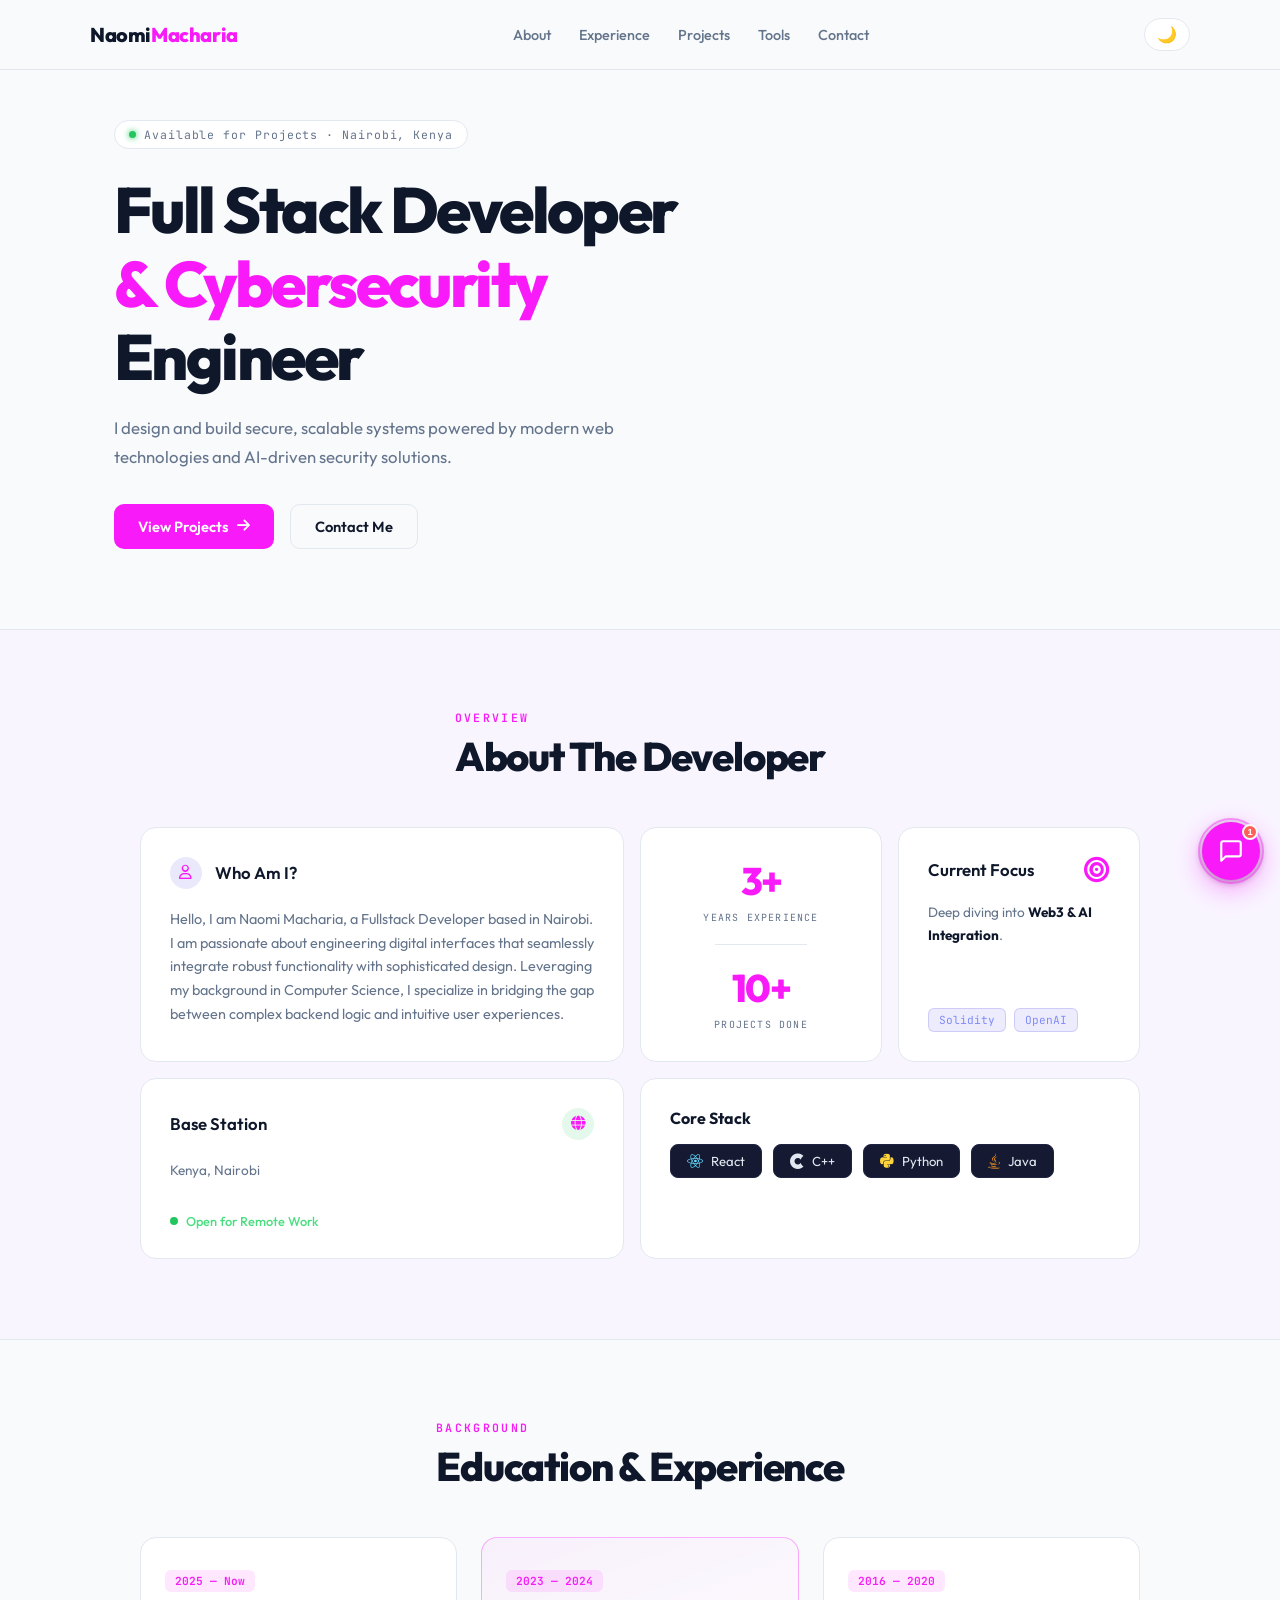
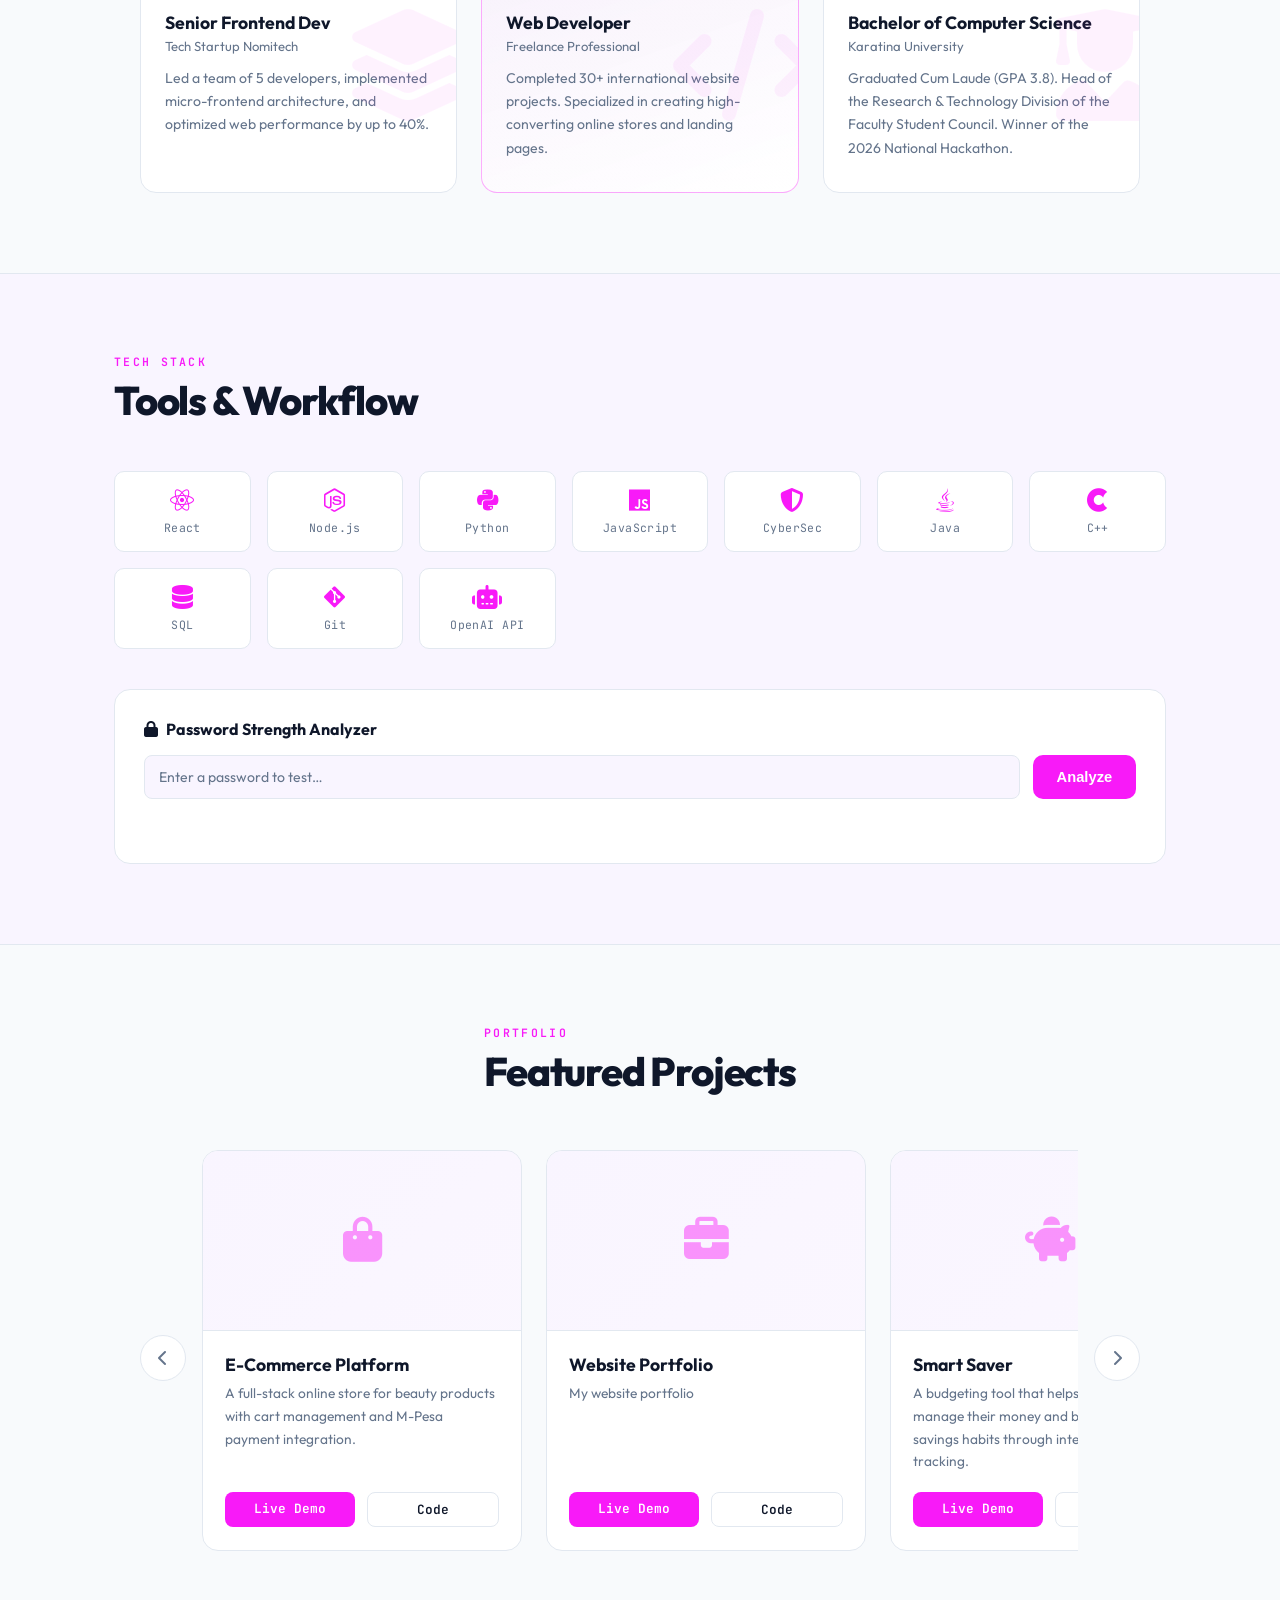
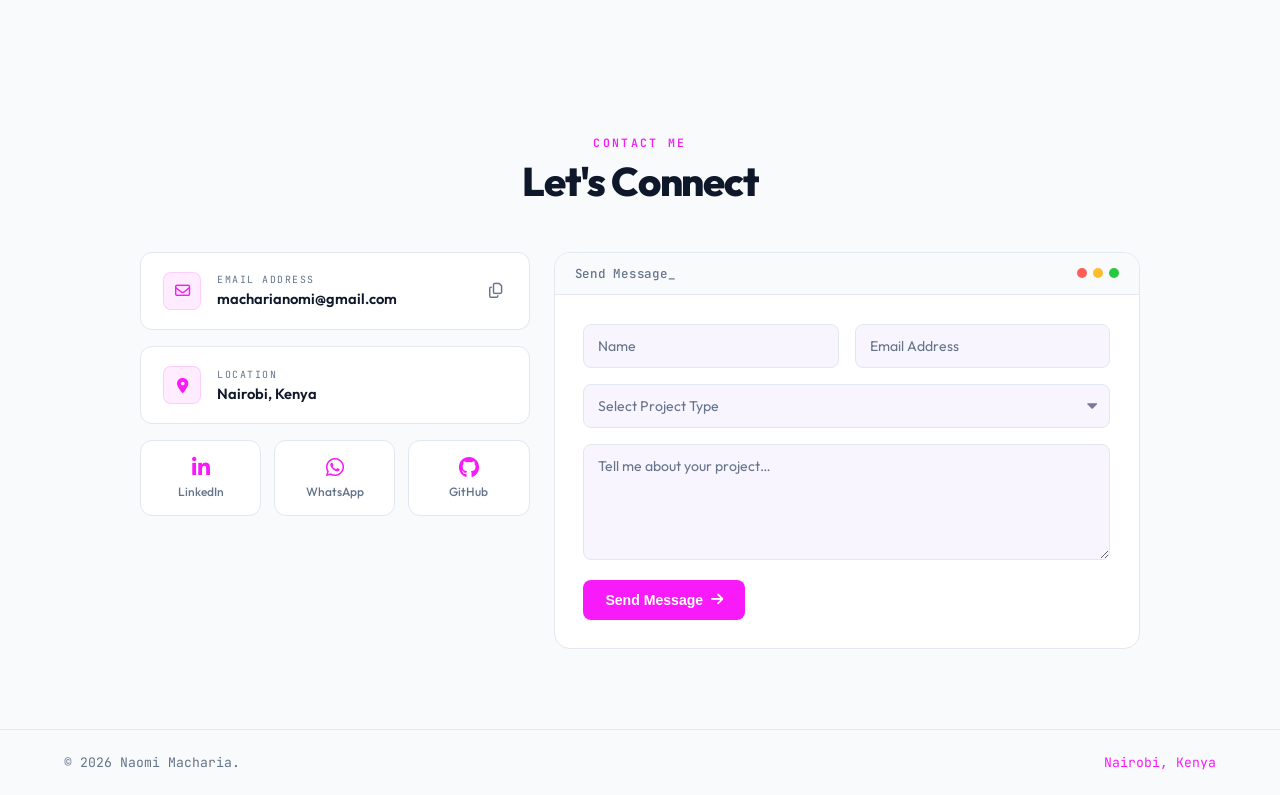
<file: index.html>
<!DOCTYPE html>
<html lang="en">
<head>
  <meta charset="UTF-8">
  <meta name="viewport" content="width=device-width, initial-scale=1.0">
  <title>Naomi Macharia | Full Stack & Cybersecurity Engineer</title>
  <link rel="stylesheet" href="portfolio.css">
  <link rel="stylesheet" href="https://cdnjs.cloudflare.com/ajax/libs/font-awesome/6.4.0/css/all.min.css">
  <link href="https://fonts.googleapis.com/css2?family=Outfit:wght@300;400;500;600;700;800&family=JetBrains+Mono:wght@400;500;700&display=swap" rel="stylesheet">
</head>

<body>

  <!-- ════════════════════════════════
       NAVBAR
  ════════════════════════════════ -->
  <nav id="navbar">
    <div class="container nav-inner">
      <div class="logo">Naomi<span class="logo-dot">Macharia</span></div>

      <!-- Desktop links — class matches CSS media query -->
      <div class="nav-links" id="navLinks">
        <a href="#about">About</a>
        <a href="#experience">Experience</a>
        <a href="#projects">Projects</a>
        <a href="#tools">Tools</a>
        <a href="#contact">Contact</a>
      </div>

      <div class="nav-actions">
        <button class="dark-toggle" id="darkToggle" onclick="toggleDark()" aria-label="Toggle dark mode">🌙</button>
        <!-- Hamburger — functional JS below -->
        <button class="hamburger" id="hamburger" aria-label="Open menu" onclick="toggleMenu()">
          <span></span>
          <span></span>
          <span></span>
        </button>
      </div>
    </div>

    <!-- Mobile dropdown menu -->
    <div class="mobile-menu" id="mobileMenu">
      <a href="#about"      onclick="toggleMenu()">About</a>
      <a href="#experience" onclick="toggleMenu()">Experience</a>
      <a href="#projects"   onclick="toggleMenu()">Projects</a>
      <a href="#tools"      onclick="toggleMenu()">Tools</a>
      <a href="#contact"    onclick="toggleMenu()">Contact</a>
    </div>
  </nav>


  <!-- ════════════════════════════════
       HERO — proper <section> wrapper
  ════════════════════════════════ -->
  <section id="hero">
    <div class="container hero">
      <span class="hero-badge">
        <span class="live-dot"></span> Available for Projects · Nairobi, Kenya
      </span>
      <h1>
        Full Stack Developer<br>
        <span class="accent-text">&amp; Cybersecurity</span><br>
        Engineer
      </h1>
      <p class="hero-sub">
        I design and build secure, scalable systems powered by modern web
        technologies and AI-driven security solutions.
      </p>
      <div class="hero-buttons">
        <a href="#projects" class="btn btn-primary">View Projects <i class="fa-solid fa-arrow-right"></i></a>
        <a href="#contact"  class="btn btn-outline">Contact Me</a>
      </div>
    </div>
  </section>


  <!-- ════════════════════════════════
       ABOUT
  ════════════════════════════════ -->
  <section id="about" class="about-section">
    <div class="section-header">
      <p class="section-label">OVERVIEW</p>
      <h2 class="section-title">About The Developer</h2>
    </div>

    <div class="bento-grid">

      <div class="bento-card card-who">
        <div class="card-header">
          <div class="icon-wrapper icon-blue"><i class="fa-regular fa-user"></i></div>
          <h3>Who Am I?</h3>
        </div>
        <p class="card-desc">
          Hello, I am Naomi Macharia, a Fullstack Developer based in Nairobi. I am passionate about
          engineering digital interfaces that seamlessly integrate robust functionality with
          sophisticated design. Leveraging my background in Computer Science, I specialize in
          bridging the gap between complex backend logic and intuitive user experiences.
        </p>
      </div>

      <div class="bento-card card-stats">
        <div class="stat-block">
          <h2>3+</h2>
          <span>YEARS EXPERIENCE</span>
        </div>
         <div class="stat-divider"></div>
        <div class="stat-block">
          <h2>10+</h2>
          <span>PROJECTS DONE</span>
        </div>
      </div>

      <div class="bento-card card-focus">
        <div class="card-header card-header--between">
          <h3>Current Focus</h3>
          <i class="fa-solid fa-bullseye focus-icon"></i>
        </div>
        <p class="card-desc card-desc--sm">Deep diving into <strong>Web3 &amp; AI Integration</strong>.</p>
        <div class="badge-row">
          <span class="badge">Solidity</span>
          <span class="badge">OpenAI</span>
        </div>
      </div>

      <div class="bento-card card-base">
        <div class="card-header card-header--between">
          <h3>Base Station</h3>
          <div class="icon-wrapper icon-green"><i class="fa-solid fa-globe"></i></div>
        </div>
        <p class="card-desc card-desc--sm">Kenya, Nairobi</p>
       <div class="status-indicator">
          <span class="status-dot"></span>
          <span class="status-text">Open for Remote Work</span>
        </div>
      </div>

      <div class="bento-card card-stack">
        <h3>Core Stack</h3>
        <div class="tech-pills">
          <div class="tech-pill"><i class="fa-brands fa-react"></i> React</div>
          <div class="tech-pill"><i class="fa-brands fa-cuttlefish"></i> C++</div>
          <div class="tech-pill"><i class="fa-brands fa-python"></i> Python</div>
          <div class="tech-pill"><i class="fa-brands fa-java"></i> Java</div>
        </div>
      </div>

    </div>
  </section>


  <!-- EDUCATION & EXPERIENCE-->
  <section id="experience" class="experience-section">
    <div class="section-header">
      <p class="section-label">BACKGROUND</p>
      <h2 class="section-title">Education &amp; Experience</h2>
    </div>

    <div class="timeline-grid">

      <div class="exp-card">
        <i class="fa-solid fa-layer-group exp-bg-icon"></i>
        <div class="year-badge">2025 — Now</div>
        <h3 class="exp-role">Senior Frontend Dev</h3>
        <span class="exp-company">Tech Startup Nomitech</span>
        <p class="exp-desc">Led a team of 5 developers, implemented micro-frontend architecture, and optimized web performance by up to 40%.</p>
      </div>

      <div class="exp-card exp-card--highlight">
        <i class="fa-solid fa-code exp-bg-icon"></i>
        <div class="year-badge">2023 — 2024</div>
        <h3 class="exp-role">Web Developer</h3>
        <span class="exp-company">Freelance Professional</span>
        <p class="exp-desc">Completed 30+ international website projects. Specialized in creating high-converting online stores and landing pages.</p>
      </div>

      <div class="exp-card">
        <i class="fa-solid fa-user-graduate exp-bg-icon"></i>
        <div class="year-badge">2016 — 2020</div>
        <h3 class="exp-role">Bachelor of Computer Science</h3>
        <span class="exp-company">Karatina University</span>
        <p class="exp-desc">Graduated Cum Laude (GPA 3.8). Head of the Research &amp; Technology Division of the Faculty Student Council. Winner of the 2026 National Hackathon.</p>
      </div>

    </div>
  </section>


  <!-- TOOLS  (was placed before Projects in original) -->
  <section id="tools" class="tools-section">
    <div class="container">
      <div class="section-header">
        <p class="section-label">TECH STACK</p>
        <h2 class="section-title">Tools &amp; Workflow</h2>
      </div>

      <div class="tools-grid">
        <div class="tool-card"><i class="fa-brands fa-react"></i><span>React</span></div>
        <div class="tool-card"><i class="fa-brands fa-node-js"></i><span>Node.js</span></div>
        <div class="tool-card"><i class="fa-brands fa-python"></i><span>Python</span></div>
        <div class="tool-card"><i class="fa-brands fa-js"></i><span>JavaScript</span></div>
        <div class="tool-card"><i class="fa-solid fa-shield-halved"></i><span>CyberSec</span></div>
        <div class="tool-card"><i class="fa-brands fa-java"></i><span>Java</span></div>
        <div class="tool-card"><i class="fa-brands fa-cuttlefish"></i><span>C++</span></div>
        <div class="tool-card"><i class="fa-solid fa-database"></i><span>SQL</span></div>
        <div class="tool-card"><i class="fa-brands fa-git-alt"></i><span>Git</span></div>
        <div class="tool-card"><i class="fa-solid fa-robot"></i><span>OpenAI API</span></div>
      </div>

      <!-- Password strength analyzer -->
      <div class="card password-card">
        <h3><i class="fa-solid fa-lock"></i> Password Strength Analyzer</h3>
        <div class="password-input-wrap">
          <input id="passwordInput" type="password" placeholder="Enter a password to test…">
          <button onclick="analyzePassword()" class="btn btn-primary">Analyze</button>
        </div>
        <p id="passwordResult"></p>
      </div>
    </div>
  </section>


  <!-- ════════════════════════════════
       PROJECTS
  ════════════════════════════════ -->
  <section id="projects" class="projects-section">
    <div class="section-header">
      <p class="section-label">PORTFOLIO</p>
      <h2 class="section-title">Featured Projects</h2>
    </div>

    <div class="slider-wrapper">
      <button class="slide-btn" id="slideLeft" aria-label="Scroll left">
        <i class="fa-solid fa-chevron-left"></i>
      </button>

      <div class="projects-slider" id="projectsSlider">

        <div class="project-card">
          <div class="project-image">
            <!-- Fixed: meaningful icon instead of generic fa-image placeholder -->
            <i class="fa-solid fa-bag-shopping project-icon"></i>
          </div>
          <div class="project-content">
            <h3 class="project-title">E-Commerce Platform</h3>
            <!-- Fixed: typo "prodects" → "products", removed dangling comma -->
            <p class="project-desc">A full-stack online store for beauty products with cart management and M-Pesa payment integration.</p>
            <div class="project-links">
              <a href="#" class="btn-live">Live Demo</a>
              <a href="#" class="btn-code">Code</a>
            </div>
          </div>
        </div>

        <div class="project-card">
          <div class="project-image">
            <i class="fa-solid fa-briefcase project-icon"></i>
          </div>
          <div class="project-content">
            <h3 class="project-title">Website Portfolio</h3>
            <p class="project-desc">My website portfolio</p>
            <div class="project-links">
              <a href="#" class="btn-live">Live Demo</a>
              <a href="#" class="btn-code">Code</a>
            </div>
          </div>
        </div>

        <div class="project-card">
          <div class="project-image">
            <i class="fa-solid fa-piggy-bank project-icon"></i>
          </div>
          <div class="project-content">
            <h3 class="project-title">Smart Saver</h3>
            <p class="project-desc">A budgeting tool that helps students manage their money and build healthy savings habits through intelligent spending tracking.</p>
            <div class="project-links">
              <a href="#" class="btn-live">Live Demo</a>
              <a href="#" class="btn-code">Code</a>
            </div>
          </div>
        </div>

      </div>

      <button class="slide-btn" id="slideRight" aria-label="Scroll right">
        <i class="fa-solid fa-chevron-right"></i>
      </button>
    </div>
  </section>

  <!-- ════════════════════════════════
       CONTACT
  ════════════════════════════════ -->
  <section id="contact" class="contact-section">
    <div class="section-header section-header--center">
      <p class="section-label">CONTACT ME</p>
      <h2 class="section-title">Let's Connect</h2>
    </div>

    <div class="contact-container">

      <div class="contact-info">
        <div class="info-card">
          <div class="info-icon-box"><i class="fa-regular fa-envelope"></i></div>
          <div class="info-details">
            <!-- Fixed: renamed .label → .info-label to avoid collision with about section -->
            <span class="info-label">EMAIL ADDRESS</span>
            <p>macharianomi@gmail.com</p>
          </div>
          <button class="copy-btn" onclick="copyEmail()" aria-label="Copy email">
            <i class="fa-regular fa-copy" id="copyIcon"></i>
          </button>
        </div>

        <div class="info-card">
          <div class="info-icon-box"><i class="fa-solid fa-location-dot"></i></div>
          <div class="info-details">
            <span class="info-label">LOCATION</span>
            <p>Nairobi, Kenya</p>
          </div>
        </div>

        <div class="social-row">
          <a href="#mailto" class="social-card">
            <i class="fa-brands fa-linkedin-in"></i>
            <span>LinkedIn</span>
          </a>
          <!-- Fixed: icon changed to fa-whatsapp to match label -->
          <a href="#" class="social-card">
            <i class="fa-brands fa-whatsapp"></i>
            <span>WhatsApp</span>
          </a>
          <a href="#" class="social-card">
            <i class="fa-brands fa-github"></i>
            <span>GitHub</span>
          </a>
        </div>
      </div>

      <div class="contact-form-wrapper">
        <div class="form-header">
          <h3>Send Message_</h3>
          <div class="win-dots">
            <span class="win-dot win-dot--red"></span>
            <span class="win-dot win-dot--yellow"></span>
            <span class="win-dot win-dot--green"></span>
          </div>
        </div>

        <!-- Fixed: removed action="#", using JS onsubmit instead -->
        <form class="contact-form" onsubmit="handleSubmit(event)">
          <div class="form-row">
            <input type="text"  placeholder="Name"          required>
            <input type="email" placeholder="Email Address" required>
          </div>
          <div class="form-group">
            <select required>
              <option value="" disabled selected>Select Project Type</option>
              <option value="web">Web Development</option>
              <option value="app">Mobile App</option>
              <option value="design">UI/UX Design</option>
              <option value="security">Cybersecurity</option>
            </select>
          </div>
          <div class="form-group">
            <textarea rows="5" placeholder="Tell me about your project…" required></textarea>
          </div>
          <button type="submit" class="submit-btn" id="submitBtn">
            Send Message <i class="fa-solid fa-arrow-right"></i>
          </button>
        </form>
      </div>

    </div>
  </section>

<!--CHATBOT
-->
<div class="chat-float">

  <!-- expanded card -->
  <div class="chat-card" id="chatCard">
    <div class="chat-topbar">
      <div class="win-dots">
        <div class="win-dot win-dot--red"></div>
        <div class="win-dot win-dot--yellow"></div>
        <div class="win-dot win-dot--green"></div>
      </div>
      <span class="chat-title-bar">assistant.ai</span>
      <span class="chat-online">online</span>
    </div>

    <div class="chat-window" id="chatWindow">
      <div class="chat-msg chat-msg--ai">Hey 👋 How can I help you today?</div>
    </div>

    <div class="chat-input-area">
      <input id="chatInput" type="text" placeholder="Ask me anything…" autocomplete="off" />
      <button id="sendBtn">
        <svg width="13" height="13" viewBox="0 0 24 24" fill="none" stroke="currentColor" stroke-width="2.5" stroke-linecap="round" stroke-linejoin="round">
          <line x1="22" y1="2" x2="11" y2="13"/><polygon points="22 2 15 22 11 13 2 9 22 2"/>
        </svg>
        Send
      </button>
    </div>
  </div>

  <!-- FAB -->
  <button class="chat-fab" id="chatFab" aria-label="Toggle chat">
    <span class="fab-badge" id="fabBadge">1</span>

    <!-- chat bubble icon -->
    <svg class="fab-icon-chat" width="26" height="26" viewBox="0 0 24 24" fill="none"
         stroke="#fff" stroke-width="2" stroke-linecap="round" stroke-linejoin="round">
      <path d="M21 15a2 2 0 0 1-2 2H7l-4 4V5a2 2 0 0 1 2-2h14a2 2 0 0 1 2 2z"/>
    </svg>

    <!-- close X icon -->
    <svg class="fab-icon-close" width="22" height="22" viewBox="0 0 24 24" fill="none"
         stroke="#fff" stroke-width="2.5" stroke-linecap="round" stroke-linejoin="round">
      <line x1="18" y1="6" x2="6" y2="18"/><line x1="6" y1="6" x2="18" y2="18"/>
    </svg>
  </button>
</div>
  <!-- ════════════════════════════════
       FOOTER
  ════════════════════════════════ -->
  <footer>
    <span>© 2026 Naomi Macharia.</span>
    <span class="footer-right">Nairobi, Kenya</span>
  </footer>


  <!-- ════════════════════════════════
       ALL SCRIPTS AT BOTTOM OF BODY
       (fixed: was scattered mid-page)
  ════════════════════════════════ -->
  <script>
    /* ── Dark mode toggle ── */
    function toggleDark() {
      document.body.classList.toggle('dark');
      document.getElementById('darkToggle').textContent =
        document.body.classList.contains('dark') ? '☀️' : '🌙';
    }

    /* ── Hamburger menu ── */
    function toggleMenu() {
      document.getElementById('mobileMenu').classList.toggle('open');
      document.getElementById('hamburger').classList.toggle('active');
    }

    /* ── Project slider ── */
    const slider = document.getElementById('projectsSlider');
    document.getElementById('slideLeft') .addEventListener('click', () => slider.scrollBy({ left: -380, behavior: 'smooth' }));
    document.getElementById('slideRight').addEventListener('click', () => slider.scrollBy({ left:  380, behavior: 'smooth' }));

    /* ── Copy email ── */
    function copyEmail() {
      navigator.clipboard.writeText('macharianomi@gmail.com').then(() => {
        const icon = document.getElementById('copyIcon');
        icon.className = 'fa-solid fa-check';
        setTimeout(() => { icon.className = 'fa-regular fa-copy'; }, 2000);
      });
    }

    /* ── Contact form submit ── */
    function handleSubmit(e) {
      e.preventDefault();
      const btn = document.getElementById('submitBtn');
      btn.innerHTML = '✓ Sent!';
      btn.style.background = '#22c55e';
      setTimeout(() => {
        btn.innerHTML = 'Send Message <i class="fa-solid fa-arrow-right"></i>';
        btn.style.background = '';
        e.target.reset();
      }, 3000);
    }

    /* ── Password analyzer ── */
    function analyzePassword() {
      const pw  = document.getElementById('passwordInput').value;
      const out = document.getElementById('passwordResult');
      if (!pw) { out.textContent = 'Please enter a password.'; out.className = 'pw-weak'; return; }
      let score = 0;
      if (pw.length >= 8)           score++;
      if (pw.length >= 12)          score++;
      if (/[A-Z]/.test(pw))         score++;
      if (/[0-9]/.test(pw))         score++;
      if (/[^A-Za-z0-9]/.test(pw))  score++;
      const levels  = ['', 'Very Weak 🔴', 'Weak 🟠', 'Fair 🟡', 'Strong 🟢', 'Very Strong 💪'];
      const classes = ['', 'pw-very-weak', 'pw-weak', 'pw-fair', 'pw-strong', 'pw-very-strong'];
      out.textContent = levels[score]  || levels[1];
      out.className   = classes[score] || classes[1];
    }

    /* ── AI Chatbot ── */
    const fab       = document.getElementById('chatFab');
  const card      = document.getElementById('chatCard');
  const input     = document.getElementById('chatInput');
  const sendBtn   = document.getElementById('sendBtn');
  const window_   = document.getElementById('chatWindow');
  const badge     = document.getElementById('fabBadge');

  let isOpen = false;

  function toggle() {
    isOpen = !isOpen;
    card.classList.toggle('open', isOpen);
    fab.classList.toggle('open', isOpen);
    if (isOpen) {
      badge.classList.add('hidden');
      setTimeout(() => input.focus(), 320);
    }
  }

  fab.addEventListener('click', toggle);

  function addMsg(text, role) {
    const div = document.createElement('div');
    div.className = `chat-msg chat-msg--${role}`;
    div.textContent = text;
    window_.appendChild(div);
    window_.scrollTop = window_.scrollHeight;
  }

  function showTyping() {
    const t = document.createElement('div');
    t.className = 'chat-typing';
    t.id = 'typingIndicator';
    t.innerHTML = '<span></span><span></span><span></span>';
    window_.appendChild(t);
    window_.scrollTop = window_.scrollHeight;
    return t;
  }

  const aiReplies = [
    "Great question! Let me look into that for you.",
    "I can definitely help with that.",
    "Sure thing — here's what I found.",
    "Interesting! Here's my take on that.",
    "On it! Give me just a moment.",
  ];

  async function send() {
    const text = input.value.trim();
    if (!text) return;
    input.value = '';
    sendBtn.disabled = true;

    addMsg(text, 'user');
    const typing = showTyping();

    await new Promise(r => setTimeout(r, 1200 + Math.random() * 600));
    typing.remove();
    addMsg(aiReplies[Math.floor(Math.random() * aiReplies.length)], 'ai');
    sendBtn.disabled = false;
    input.focus();
  }

  sendBtn.addEventListener('click', send);
  input.addEventListener('keydown', e => { if (e.key === 'Enter') send(); });
</script>
  

</body>
</html>
</file>
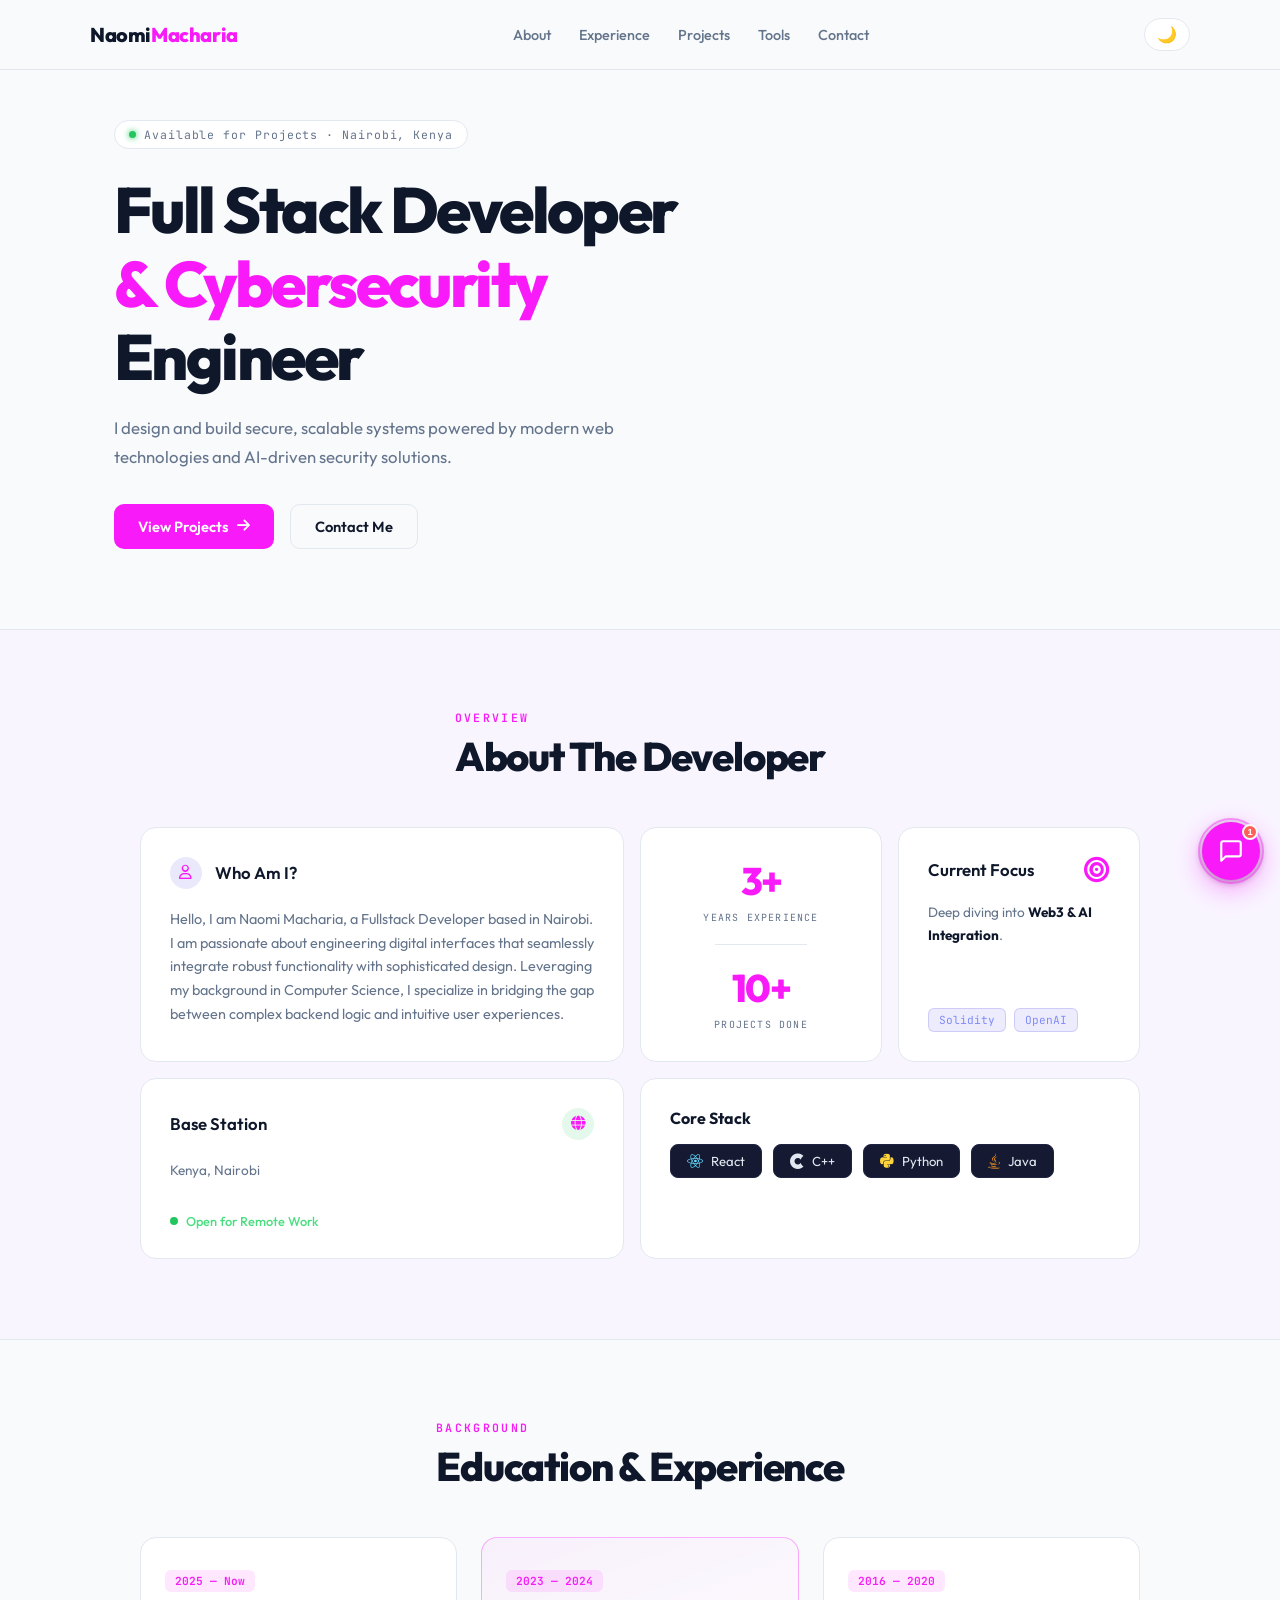
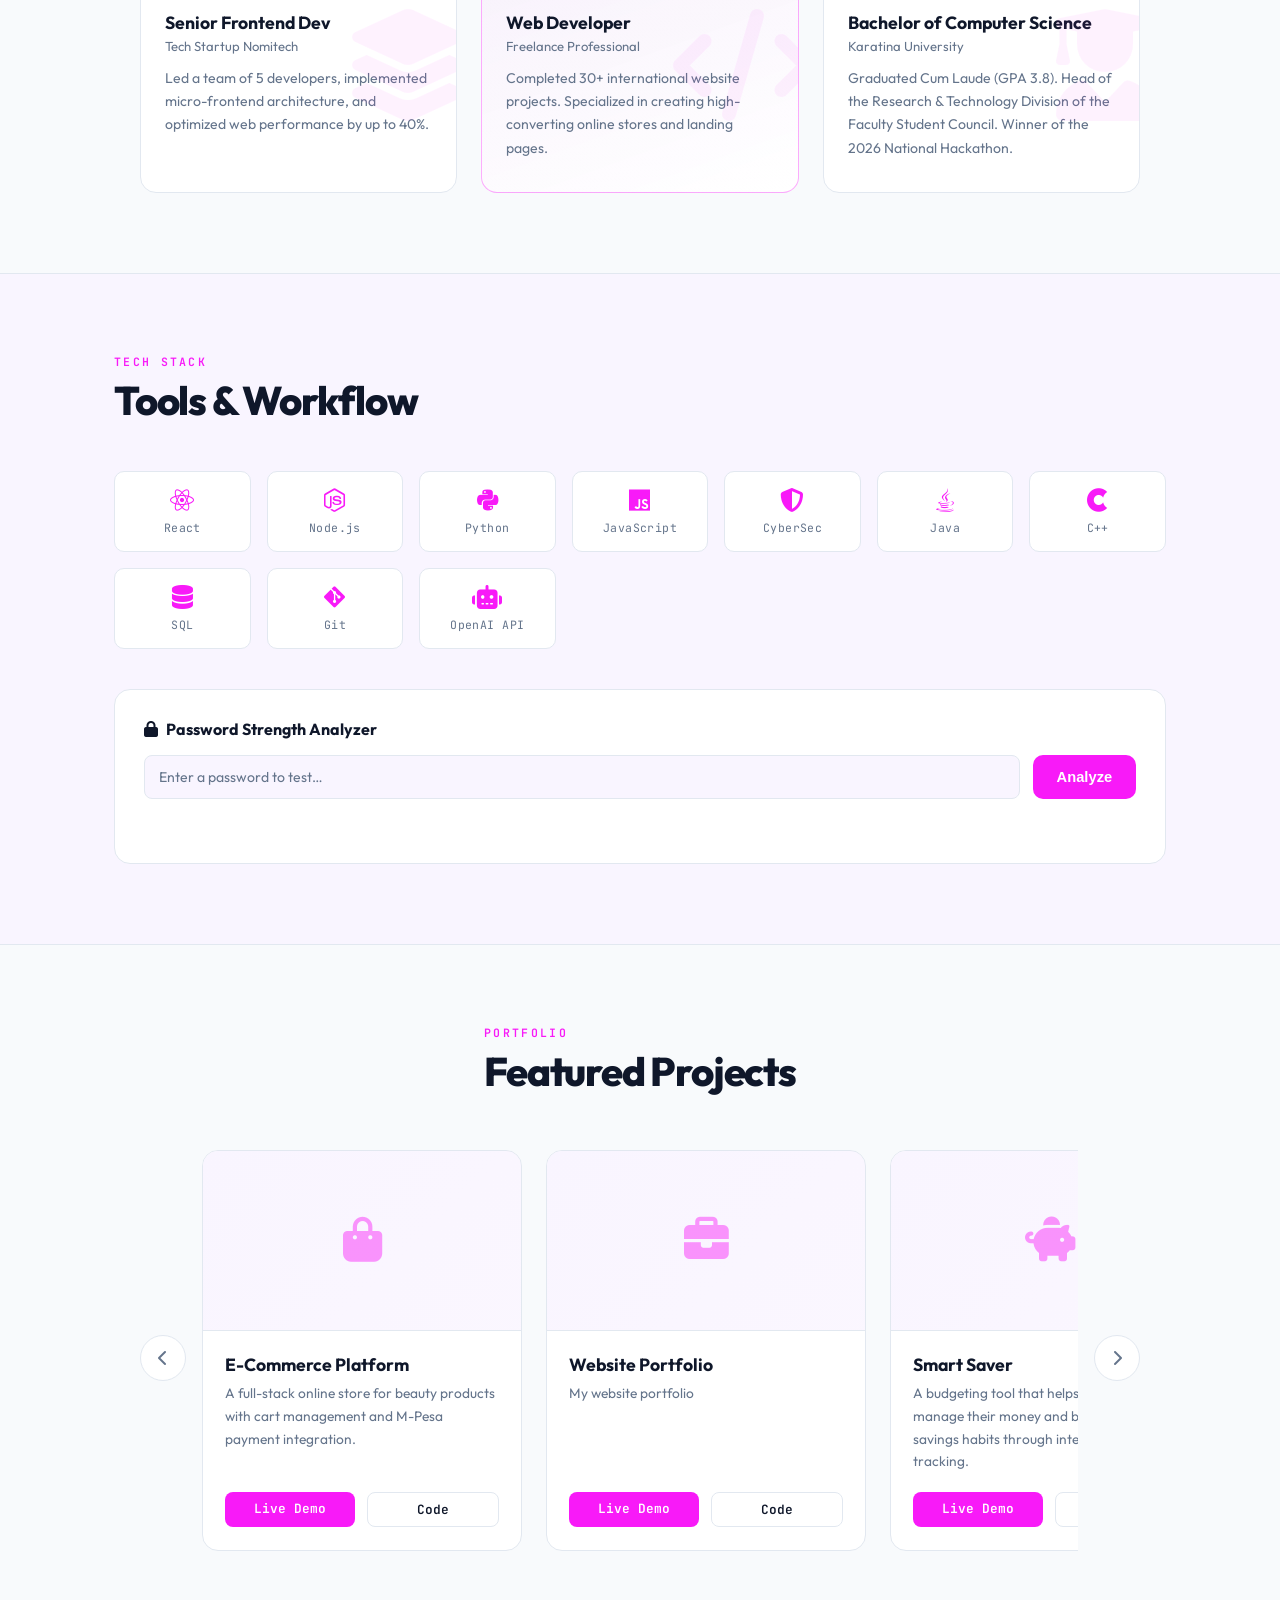
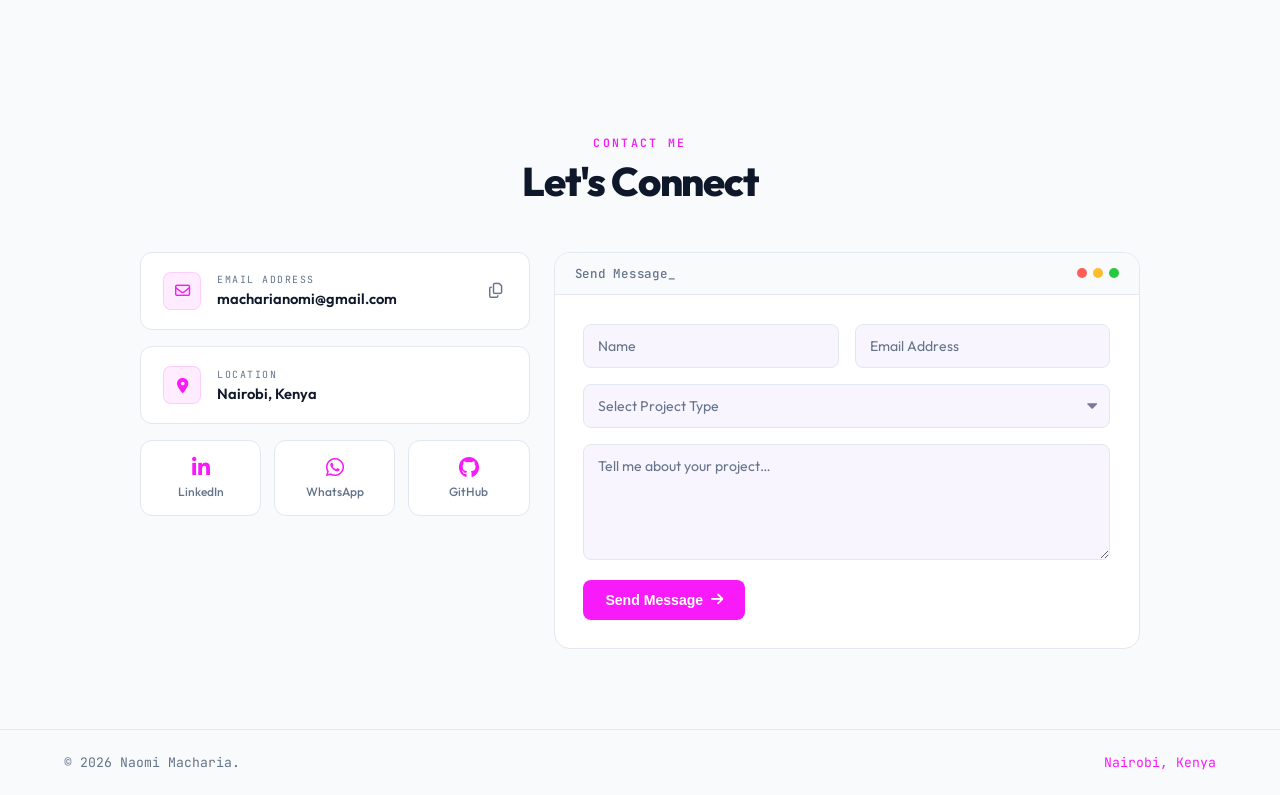
<file: mainportfolio.html>
<!DOCTYPE html>
<html lang="en">
<head>
  <meta charset="UTF-8">
  <meta name="viewport" content="width=device-width, initial-scale=1.0">
  <title>Naomi Macharia | Full Stack & Cybersecurity Engineer</title>
  <link rel="stylesheet" href="portfolio.css">
  <link rel="stylesheet" href="https://cdnjs.cloudflare.com/ajax/libs/font-awesome/6.4.0/css/all.min.css">
  <link href="https://fonts.googleapis.com/css2?family=Outfit:wght@300;400;500;600;700;800&family=JetBrains+Mono:wght@400;500;700&display=swap" rel="stylesheet">
</head>

<body>

  <!-- ════════════════════════════════
       NAVBAR
  ════════════════════════════════ -->
  <nav id="navbar">
    <div class="container nav-inner">
      <div class="logo">Naomi<span class="logo-dot">Macharia</span></div>

      <!-- Desktop links — class matches CSS media query -->
      <div class="nav-links" id="navLinks">
        <a href="#about">About</a>
        <a href="#experience">Experience</a>
        <a href="#projects">Projects</a>
        <a href="#tools">Tools</a>
        <a href="#contact">Contact</a>
      </div>

      <div class="nav-actions">
        <button class="dark-toggle" id="darkToggle" onclick="toggleDark()" aria-label="Toggle dark mode">🌙</button>
        <!-- Hamburger — functional JS below -->
        <button class="hamburger" id="hamburger" aria-label="Open menu" onclick="toggleMenu()">
          <span></span>
          <span></span>
          <span></span>
        </button>
      </div>
    </div>

    <!-- Mobile dropdown menu -->
    <div class="mobile-menu" id="mobileMenu">
      <a href="#about"      onclick="toggleMenu()">About</a>
      <a href="#experience" onclick="toggleMenu()">Experience</a>
      <a href="#projects"   onclick="toggleMenu()">Projects</a>
      <a href="#tools"      onclick="toggleMenu()">Tools</a>
      <a href="#contact"    onclick="toggleMenu()">Contact</a>
    </div>
  </nav>


  <!-- ════════════════════════════════
       HERO — proper <section> wrapper
  ════════════════════════════════ -->
  <section id="hero">
    <div class="container hero">
      <span class="hero-badge">
        <span class="live-dot"></span> Available for Projects · Nairobi, Kenya
      </span>
      <h1>
        Full Stack Developer<br>
        <span class="accent-text">&amp; Cybersecurity</span><br>
        Engineer
      </h1>
      <p class="hero-sub">
        I design and build secure, scalable systems powered by modern web
        technologies and AI-driven security solutions.
      </p>
      <div class="hero-buttons">
        <a href="#projects" class="btn btn-primary">View Projects <i class="fa-solid fa-arrow-right"></i></a>
        <a href="#contact"  class="btn btn-outline">Contact Me</a>
      </div>
    </div>
  </section>


  <!-- ════════════════════════════════
       ABOUT
  ════════════════════════════════ -->
  <section id="about" class="about-section">
    <div class="section-header">
      <p class="section-label">OVERVIEW</p>
      <h2 class="section-title">About The Developer</h2>
    </div>

    <div class="bento-grid">

      <div class="bento-card card-who">
        <div class="card-header">
          <div class="icon-wrapper icon-blue"><i class="fa-regular fa-user"></i></div>
          <h3>Who Am I?</h3>
        </div>
        <p class="card-desc">
          Hello, I am Naomi Macharia, a Fullstack Developer based in Nairobi. I am passionate about
          engineering digital interfaces that seamlessly integrate robust functionality with
          sophisticated design. Leveraging my background in Computer Science, I specialize in
          bridging the gap between complex backend logic and intuitive user experiences.
        </p>
      </div>

      <div class="bento-card card-stats">
        <div class="stat-block">
          <h2>3+</h2>
          <span>YEARS EXPERIENCE</span>
        </div>
         <div class="stat-divider"></div>
        <div class="stat-block">
          <h2>10+</h2>
          <span>PROJECTS DONE</span>
        </div>
      </div>

      <div class="bento-card card-focus">
        <div class="card-header card-header--between">
          <h3>Current Focus</h3>
          <i class="fa-solid fa-bullseye focus-icon"></i>
        </div>
        <p class="card-desc card-desc--sm">Deep diving into <strong>Web3 &amp; AI Integration</strong>.</p>
        <div class="badge-row">
          <span class="badge">Solidity</span>
          <span class="badge">OpenAI</span>
        </div>
      </div>

      <div class="bento-card card-base">
        <div class="card-header card-header--between">
          <h3>Base Station</h3>
          <div class="icon-wrapper icon-green"><i class="fa-solid fa-globe"></i></div>
        </div>
        <p class="card-desc card-desc--sm">Kenya, Nairobi</p>
       <div class="status-indicator">
          <span class="status-dot"></span>
          <span class="status-text">Open for Remote Work</span>
        </div>
      </div>

      <div class="bento-card card-stack">
        <h3>Core Stack</h3>
        <div class="tech-pills">
          <div class="tech-pill"><i class="fa-brands fa-react"></i> React</div>
          <div class="tech-pill"><i class="fa-brands fa-cuttlefish"></i> C++</div>
          <div class="tech-pill"><i class="fa-brands fa-python"></i> Python</div>
          <div class="tech-pill"><i class="fa-brands fa-java"></i> Java</div>
        </div>
      </div>

    </div>
  </section>


  <!-- EDUCATION & EXPERIENCE-->
  <section id="experience" class="experience-section">
    <div class="section-header">
      <p class="section-label">BACKGROUND</p>
      <h2 class="section-title">Education &amp; Experience</h2>
    </div>

    <div class="timeline-grid">

      <div class="exp-card">
        <i class="fa-solid fa-layer-group exp-bg-icon"></i>
        <div class="year-badge">2025 — Now</div>
        <h3 class="exp-role">Senior Frontend Dev</h3>
        <span class="exp-company">Tech Startup Nomitech</span>
        <p class="exp-desc">Led a team of 5 developers, implemented micro-frontend architecture, and optimized web performance by up to 40%.</p>
      </div>

      <div class="exp-card exp-card--highlight">
        <i class="fa-solid fa-code exp-bg-icon"></i>
        <div class="year-badge">2023 — 2024</div>
        <h3 class="exp-role">Web Developer</h3>
        <span class="exp-company">Freelance Professional</span>
        <p class="exp-desc">Completed 30+ international website projects. Specialized in creating high-converting online stores and landing pages.</p>
      </div>

      <div class="exp-card">
        <i class="fa-solid fa-user-graduate exp-bg-icon"></i>
        <div class="year-badge">2016 — 2020</div>
        <h3 class="exp-role">Bachelor of Computer Science</h3>
        <span class="exp-company">Karatina University</span>
        <p class="exp-desc">Graduated Cum Laude (GPA 3.8). Head of the Research &amp; Technology Division of the Faculty Student Council. Winner of the 2026 National Hackathon.</p>
      </div>

    </div>
  </section>


  <!-- TOOLS  (was placed before Projects in original) -->
  <section id="tools" class="tools-section">
    <div class="container">
      <div class="section-header">
        <p class="section-label">TECH STACK</p>
        <h2 class="section-title">Tools &amp; Workflow</h2>
      </div>

      <div class="tools-grid">
        <div class="tool-card"><i class="fa-brands fa-react"></i><span>React</span></div>
        <div class="tool-card"><i class="fa-brands fa-node-js"></i><span>Node.js</span></div>
        <div class="tool-card"><i class="fa-brands fa-python"></i><span>Python</span></div>
        <div class="tool-card"><i class="fa-brands fa-js"></i><span>JavaScript</span></div>
        <div class="tool-card"><i class="fa-solid fa-shield-halved"></i><span>CyberSec</span></div>
        <div class="tool-card"><i class="fa-brands fa-java"></i><span>Java</span></div>
        <div class="tool-card"><i class="fa-brands fa-cuttlefish"></i><span>C++</span></div>
        <div class="tool-card"><i class="fa-solid fa-database"></i><span>SQL</span></div>
        <div class="tool-card"><i class="fa-brands fa-git-alt"></i><span>Git</span></div>
        <div class="tool-card"><i class="fa-solid fa-robot"></i><span>OpenAI API</span></div>
      </div>

      <!-- Password strength analyzer -->
      <div class="card password-card">
        <h3><i class="fa-solid fa-lock"></i> Password Strength Analyzer</h3>
        <div class="password-input-wrap">
          <input id="passwordInput" type="password" placeholder="Enter a password to test…">
          <button onclick="analyzePassword()" class="btn btn-primary">Analyze</button>
        </div>
        <p id="passwordResult"></p>
      </div>
    </div>
  </section>


  <!-- ════════════════════════════════
       PROJECTS
  ════════════════════════════════ -->
  <section id="projects" class="projects-section">
    <div class="section-header">
      <p class="section-label">PORTFOLIO</p>
      <h2 class="section-title">Featured Projects</h2>
    </div>

    <div class="slider-wrapper">
      <button class="slide-btn" id="slideLeft" aria-label="Scroll left">
        <i class="fa-solid fa-chevron-left"></i>
      </button>

      <div class="projects-slider" id="projectsSlider">

        <div class="project-card">
          <div class="project-image">
            <!-- Fixed: meaningful icon instead of generic fa-image placeholder -->
            <i class="fa-solid fa-bag-shopping project-icon"></i>
          </div>
          <div class="project-content">
            <h3 class="project-title">E-Commerce Platform</h3>
            <!-- Fixed: typo "prodects" → "products", removed dangling comma -->
            <p class="project-desc">A full-stack online store for beauty products with cart management and M-Pesa payment integration.</p>
            <div class="project-links">
              <a href="#" class="btn-live">Live Demo</a>
              <a href="#" class="btn-code">Code</a>
            </div>
          </div>
        </div>

        <div class="project-card">
          <div class="project-image">
            <i class="fa-solid fa-briefcase project-icon"></i>
          </div>
          <div class="project-content">
            <h3 class="project-title">Website Portfolio</h3>
            <p class="project-desc">My website portfolio</p>
            <div class="project-links">
              <a href="#" class="btn-live">Live Demo</a>
              <a href="#" class="btn-code">Code</a>
            </div>
          </div>
        </div>

        <div class="project-card">
          <div class="project-image">
            <i class="fa-solid fa-piggy-bank project-icon"></i>
          </div>
          <div class="project-content">
            <h3 class="project-title">Smart Saver</h3>
            <p class="project-desc">A budgeting tool that helps students manage their money and build healthy savings habits through intelligent spending tracking.</p>
            <div class="project-links">
              <a href="#" class="btn-live">Live Demo</a>
              <a href="#" class="btn-code">Code</a>
            </div>
          </div>
        </div>

      </div>

      <button class="slide-btn" id="slideRight" aria-label="Scroll right">
        <i class="fa-solid fa-chevron-right"></i>
      </button>
    </div>
  </section>

  <!-- ════════════════════════════════
       CONTACT
  ════════════════════════════════ -->
  <section id="contact" class="contact-section">
    <div class="section-header section-header--center">
      <p class="section-label">CONTACT ME</p>
      <h2 class="section-title">Let's Connect</h2>
    </div>

    <div class="contact-container">

      <div class="contact-info">
        <div class="info-card">
          <div class="info-icon-box"><i class="fa-regular fa-envelope"></i></div>
          <div class="info-details">
            <!-- Fixed: renamed .label → .info-label to avoid collision with about section -->
            <span class="info-label">EMAIL ADDRESS</span>
            <p>macharianomi@gmail.com</p>
          </div>
          <button class="copy-btn" onclick="copyEmail()" aria-label="Copy email">
            <i class="fa-regular fa-copy" id="copyIcon"></i>
          </button>
        </div>

        <div class="info-card">
          <div class="info-icon-box"><i class="fa-solid fa-location-dot"></i></div>
          <div class="info-details">
            <span class="info-label">LOCATION</span>
            <p>Nairobi, Kenya</p>
          </div>
        </div>

        <div class="social-row">
          <a href="#mailto" class="social-card">
            <i class="fa-brands fa-linkedin-in"></i>
            <span>LinkedIn</span>
          </a>
          <!-- Fixed: icon changed to fa-whatsapp to match label -->
          <a href="#" class="social-card">
            <i class="fa-brands fa-whatsapp"></i>
            <span>WhatsApp</span>
          </a>
          <a href="#" class="social-card">
            <i class="fa-brands fa-github"></i>
            <span>GitHub</span>
          </a>
        </div>
      </div>

      <div class="contact-form-wrapper">
        <div class="form-header">
          <h3>Send Message_</h3>
          <div class="win-dots">
            <span class="win-dot win-dot--red"></span>
            <span class="win-dot win-dot--yellow"></span>
            <span class="win-dot win-dot--green"></span>
          </div>
        </div>

        <!-- Fixed: removed action="#", using JS onsubmit instead -->
        <form class="contact-form" onsubmit="handleSubmit(event)">
          <div class="form-row">
            <input type="text"  placeholder="Name"          required>
            <input type="email" placeholder="Email Address" required>
          </div>
          <div class="form-group">
            <select required>
              <option value="" disabled selected>Select Project Type</option>
              <option value="web">Web Development</option>
              <option value="app">Mobile App</option>
              <option value="design">UI/UX Design</option>
              <option value="security">Cybersecurity</option>
            </select>
          </div>
          <div class="form-group">
            <textarea rows="5" placeholder="Tell me about your project…" required></textarea>
          </div>
          <button type="submit" class="submit-btn" id="submitBtn">
            Send Message <i class="fa-solid fa-arrow-right"></i>
          </button>
        </form>
      </div>

    </div>
  </section>

<!--CHATBOT
-->
<div class="chat-float">

  <!-- expanded card -->
  <div class="chat-card" id="chatCard">
    <div class="chat-topbar">
      <div class="win-dots">
        <div class="win-dot win-dot--red"></div>
        <div class="win-dot win-dot--yellow"></div>
        <div class="win-dot win-dot--green"></div>
      </div>
      <span class="chat-title-bar">assistant.ai</span>
      <span class="chat-online">online</span>
    </div>

    <div class="chat-window" id="chatWindow">
      <div class="chat-msg chat-msg--ai">Hey 👋 How can I help you today?</div>
    </div>

    <div class="chat-input-area">
      <input id="chatInput" type="text" placeholder="Ask me anything…" autocomplete="off" />
      <button id="sendBtn">
        <svg width="13" height="13" viewBox="0 0 24 24" fill="none" stroke="currentColor" stroke-width="2.5" stroke-linecap="round" stroke-linejoin="round">
          <line x1="22" y1="2" x2="11" y2="13"/><polygon points="22 2 15 22 11 13 2 9 22 2"/>
        </svg>
        Send
      </button>
    </div>
  </div>

  <!-- FAB -->
  <button class="chat-fab" id="chatFab" aria-label="Toggle chat">
    <span class="fab-badge" id="fabBadge">1</span>

    <!-- chat bubble icon -->
    <svg class="fab-icon-chat" width="26" height="26" viewBox="0 0 24 24" fill="none"
         stroke="#fff" stroke-width="2" stroke-linecap="round" stroke-linejoin="round">
      <path d="M21 15a2 2 0 0 1-2 2H7l-4 4V5a2 2 0 0 1 2-2h14a2 2 0 0 1 2 2z"/>
    </svg>

    <!-- close X icon -->
    <svg class="fab-icon-close" width="22" height="22" viewBox="0 0 24 24" fill="none"
         stroke="#fff" stroke-width="2.5" stroke-linecap="round" stroke-linejoin="round">
      <line x1="18" y1="6" x2="6" y2="18"/><line x1="6" y1="6" x2="18" y2="18"/>
    </svg>
  </button>
</div>
  <!-- ════════════════════════════════
       FOOTER
  ════════════════════════════════ -->
  <footer>
    <span>© 2026 Naomi Macharia.</span>
    <span class="footer-right">Nairobi, Kenya</span>
  </footer>


  <!-- ════════════════════════════════
       ALL SCRIPTS AT BOTTOM OF BODY
       (fixed: was scattered mid-page)
  ════════════════════════════════ -->
  <script>
    /* ── Dark mode toggle ── */
    function toggleDark() {
      document.body.classList.toggle('dark');
      document.getElementById('darkToggle').textContent =
        document.body.classList.contains('dark') ? '☀️' : '🌙';
    }

    /* ── Hamburger menu ── */
    function toggleMenu() {
      document.getElementById('mobileMenu').classList.toggle('open');
      document.getElementById('hamburger').classList.toggle('active');
    }

    /* ── Project slider ── */
    const slider = document.getElementById('projectsSlider');
    document.getElementById('slideLeft') .addEventListener('click', () => slider.scrollBy({ left: -380, behavior: 'smooth' }));
    document.getElementById('slideRight').addEventListener('click', () => slider.scrollBy({ left:  380, behavior: 'smooth' }));

    /* ── Copy email ── */
    function copyEmail() {
      navigator.clipboard.writeText('macharianomi@gmail.com').then(() => {
        const icon = document.getElementById('copyIcon');
        icon.className = 'fa-solid fa-check';
        setTimeout(() => { icon.className = 'fa-regular fa-copy'; }, 2000);
      });
    }

    /* ── Contact form submit ── */
    function handleSubmit(e) {
      e.preventDefault();
      const btn = document.getElementById('submitBtn');
      btn.innerHTML = '✓ Sent!';
      btn.style.background = '#22c55e';
      setTimeout(() => {
        btn.innerHTML = 'Send Message <i class="fa-solid fa-arrow-right"></i>';
        btn.style.background = '';
        e.target.reset();
      }, 3000);
    }

    /* ── Password analyzer ── */
    function analyzePassword() {
      const pw  = document.getElementById('passwordInput').value;
      const out = document.getElementById('passwordResult');
      if (!pw) { out.textContent = 'Please enter a password.'; out.className = 'pw-weak'; return; }
      let score = 0;
      if (pw.length >= 8)           score++;
      if (pw.length >= 12)          score++;
      if (/[A-Z]/.test(pw))         score++;
      if (/[0-9]/.test(pw))         score++;
      if (/[^A-Za-z0-9]/.test(pw))  score++;
      const levels  = ['', 'Very Weak 🔴', 'Weak 🟠', 'Fair 🟡', 'Strong 🟢', 'Very Strong 💪'];
      const classes = ['', 'pw-very-weak', 'pw-weak', 'pw-fair', 'pw-strong', 'pw-very-strong'];
      out.textContent = levels[score]  || levels[1];
      out.className   = classes[score] || classes[1];
    }

    /* ── AI Chatbot ── */
    const fab       = document.getElementById('chatFab');
  const card      = document.getElementById('chatCard');
  const input     = document.getElementById('chatInput');
  const sendBtn   = document.getElementById('sendBtn');
  const window_   = document.getElementById('chatWindow');
  const badge     = document.getElementById('fabBadge');

  let isOpen = false;

  function toggle() {
    isOpen = !isOpen;
    card.classList.toggle('open', isOpen);
    fab.classList.toggle('open', isOpen);
    if (isOpen) {
      badge.classList.add('hidden');
      setTimeout(() => input.focus(), 320);
    }
  }

  fab.addEventListener('click', toggle);

  function addMsg(text, role) {
    const div = document.createElement('div');
    div.className = `chat-msg chat-msg--${role}`;
    div.textContent = text;
    window_.appendChild(div);
    window_.scrollTop = window_.scrollHeight;
  }

  function showTyping() {
    const t = document.createElement('div');
    t.className = 'chat-typing';
    t.id = 'typingIndicator';
    t.innerHTML = '<span></span><span></span><span></span>';
    window_.appendChild(t);
    window_.scrollTop = window_.scrollHeight;
    return t;
  }

  const aiReplies = [
    "Great question! Let me look into that for you.",
    "I can definitely help with that.",
    "Sure thing — here's what I found.",
    "Interesting! Here's my take on that.",
    "On it! Give me just a moment.",
  ];

  async function send() {
    const text = input.value.trim();
    if (!text) return;
    input.value = '';
    sendBtn.disabled = true;

    addMsg(text, 'user');
    const typing = showTyping();

    await new Promise(r => setTimeout(r, 1200 + Math.random() * 600));
    typing.remove();
    addMsg(aiReplies[Math.floor(Math.random() * aiReplies.length)], 'ai');
    sendBtn.disabled = false;
    input.focus();
  }

  sendBtn.addEventListener('click', send);
  input.addEventListener('keydown', e => { if (e.key === 'Enter') send(); });
</script>
  

</body>
</html>
</file>
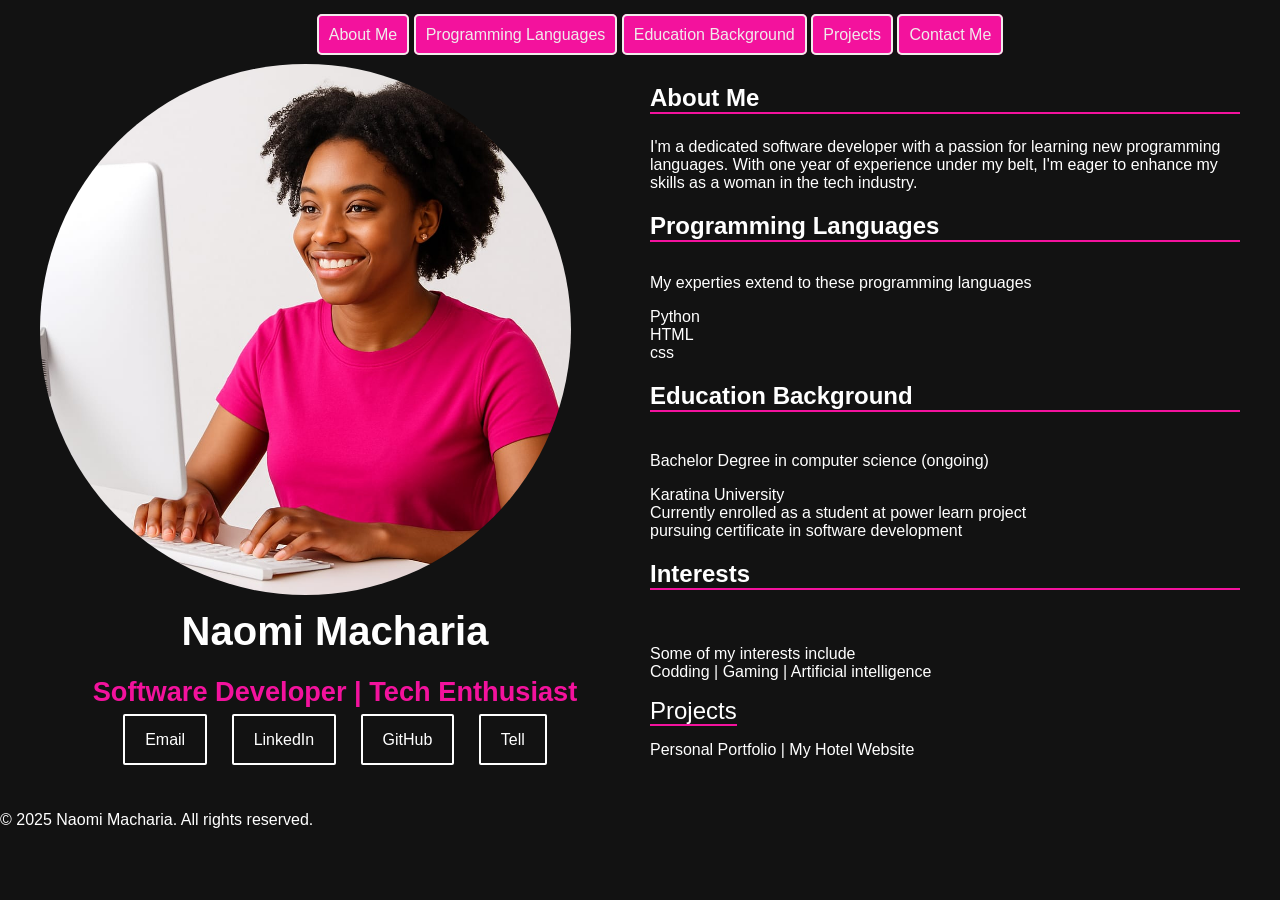
<file: portfolio/portfolio.html>
<!DOCTYPE html>  
<html lang="en">  
<head>  
    <meta charset="UTF-8">  
    <meta name="viewport" content="width=device-width, initial-scale=1.0">  
    <title>Naomi Macharia portfolio</title> 
    <style>
        body{
            font-family:Arial;
            margin: 0;
            padding: 0;
            background-color: #121212;
            color: white;
            
        }
        .container{
            display: flex;
            max-width: 1200px;
            margin: auto;
            padding: 20px;
        }
        .left-section{
            flex: 2;
            text-align: center;
        }
        .profile-image{
            width: 90%;
            border-radius: 50%; 
            
        }
        h1 {  
            font-size: 2.5em;  
            margin: 10px 0;  
        }  

        h2 {  
            font-size: 1.7em;  
            color: #f3129d;}
            h3,h4,h5,h6,h7 {  
            margin-top: 20px;  
            font-size: 1.5em;  
            border-bottom: 2px solid #f3129d;  
        }   
        .right-section{
            flex: 2;
            padding-left: 20px;
            
        }
        .contact-info a:hover{
background-color: #f3129d;
        }
        .contact-info a{
            border: 2px solid;
            border-radius: 2px;
            padding: 15px 20px;
            text-decoration: none;
            color: white;
            margin: 0 10px;}
           
            .profile-image img{
                width: 100%;
                border-radius: 50%;
            }
            ul{
                list-style-type: none;
                padding-top: 2%;
                margin: 0;
                
                text-align: center; 
            }
            li {
                display: inline;
                text-align: center;
                
            }
            li a{
                text-decoration: none;
                border:2px solid;
                border-radius: 5px;
                padding: 10px;
               color: rgb(241, 236, 236);
               background-color: #f3129d;
            }

    </style> 
     
</head>  
<body> 
    <header>
        <nav>
            <ul>
                <li><a href="#About Me">About Me</a></li>
                <li><a href="#Programming Languages">Programming Languages</a></li>
                <li><a href="#Education Background">Education Background</a></li>
                <li><a href="#Projects">Projects</a></li>
                <li><a href="#contact-info">Contact Me</a></li>
            </ul>
        </nav>
     </header>
     <div class="container">
            <div class="left-section">
                <div class="profile-image">
                    <img src="WhatsApp Image 2025-04-01 at 15.32.47.jpeg" alt="my profile picture">
                </div>
                <h1>Naomi Macharia</h1>
                <h2>Software Developer | Tech Enthusiast</h2>
                <div id="contact-info" class="contact-info">  
                    <a href="mailto:macharianomi@gmail.com">Email</a>  
                    <a href="https://linkedin.com/in/naomi macharia/"target="_blank"rel="noopener noreferrer">LinkedIn</a>  
                    <a href="https://github.com/nomimacharia">GitHub</a> 
                    <a href="tel:0751608273">Tell</a>
                    
                </div>  
                
        </div>
        <div class="right-section">
            <h3 id="About Me">About Me</h3>
            <p>I'm a dedicated software developer with a passion for learning new programming languages. With one year of experience under my belt, I'm eager to enhance my skills as a woman in the tech industry.</p> 
       <h4 id="Programming Languages">Programming Languages </h4>
       <P>My experties extend to these programming languages</P>
  <li>Python</li><br>
  <li>HTML</li><br>
  <li>css</li>

<h5 id="Education Background">Education Background
</h5>
<p>Bachelor Degree in computer science (ongoing)<br>
<li>Karatina University</li><br>
<li>Currently enrolled as a student at power learn project</li><br>
pursuing certificate in software development</p>
<h6 id="interests">Interests</h6>
<p>Some of my interests include<br>
Codding | Gaming | Artificial intelligence</p>
<h7 id="Projects">Projects</h7>
<p>Personal Portfolio | My Hotel Website
</p>
 
        </div>  
    </div>  
    <footer>
        <p>© 2025 Naomi Macharia. All rights reserved.</p>
    </footer>
</body>  
</html>
</file>
<file: portfolio.css>
:root {
  --bg:       #f8fafc;
  --text:     #0f172a;
  --accent:   rgb(248, 26, 248);
  --card:     #ffffff;
  --border:   #e2e8f0;
  --muted:    #64748b;
  --surface:  #f9f5ff;
  --green:    #22c55e;

  --font-body:    'Outfit', sans-serif;
  --font-mono:    'JetBrains Mono', monospace;
}

/* Dark mode — ALL sections use CSS variables so toggling works everywhere */
.dark {
  --bg:      #0f172a;
  --text:    #f1f5f9;
  --card:    #1e293b;
  --border:  #334155;
  --muted:   #94a3b8;
  --surface: #1a1040;
}

/* ─── RESET & BASE ─── */
*, *::before, *::after {
  margin: 0;
  padding: 0;
  box-sizing: border-box;
}

html { scroll-behavior: smooth; }

body {
  font-family: var(--font-body);
  background: var(--bg);
  color: var(--text);
  transition: background 0.3s ease, color 0.3s ease;
  overflow-x: hidden;
}

.container {
  max-width: 1100px;
  margin: auto;
  padding: 0 24px;
}

a { text-decoration: none; }

/* ─── NAVBAR ─── */
#navbar {
  position: fixed;
  width: 100%;
  top: 0;
  z-index: 1000;
  background: rgba(248, 250, 252, 0.8);
  backdrop-filter: blur(20px);
  border-bottom: 1px solid var(--border);
  transition: background 0.3s;
}

.dark #navbar {
  background: rgba(15, 23, 42, 0.85);
}

.nav-inner {
  display: flex;
  justify-content: space-between;
  align-items: center;
  padding: 18px 0;
}

.logo {
  font-size: 1.25rem;
  font-weight: 800;
  color: var(--text);
  letter-spacing: -0.02em;
}
.logo-dot { color: var(--accent); }

/* Fixed: .nav-links class now exists and is used in HTML */
.nav-links {
  display: flex;
  align-items: center;
  gap: 28px;
}

.nav-links a {
  color: var(--muted);
  font-weight: 500;
  font-size: 0.9rem;
  transition: color 0.2s;
  position: relative;
}
.nav-links a::after {
  content: '';
  position: absolute;
  bottom: -4px; left: 0;
  width: 0; height: 2px;
  background: var(--accent);
  transition: width 0.3s;
  border-radius: 2px;
}
.nav-links a:hover { color: var(--text); }
.nav-links a:hover::after { width: 100%; }

.nav-actions {
  display: flex;
  align-items: center;
  gap: 12px;
}

.dark-toggle {
  background: var(--card);
  border: 1px solid var(--border);
  border-radius: 20px;
  padding: 6px 12px;
  cursor: pointer;
  font-size: 1rem;
  transition: border-color 0.2s;
  color: var(--text);
}
.dark-toggle:hover { border-color: var(--accent); }

/* Hamburger — hidden on desktop */
.hamburger {
  display: none;
  flex-direction: column;
  gap: 5px;
  background: none;
  border: none;
  cursor: pointer;
  padding: 6px;
}
.hamburger span {
  display: block;
  width: 22px;
  height: 2px;
  background: var(--text);
  border-radius: 2px;
  transition: transform 0.3s, opacity 0.3s;
}
/* Animated X when active */
.hamburger.active span:nth-child(1) { transform: translateY(7px) rotate(45deg); }
.hamburger.active span:nth-child(2) { opacity: 0; }
.hamburger.active span:nth-child(3) { transform: translateY(-7px) rotate(-45deg); }

/* Mobile dropdown menu */
.mobile-menu {
  display: none;
  flex-direction: column;
  background: var(--card);
  border-top: 1px solid var(--border);
  padding: 1rem 24px;
  gap: 0;
}
.mobile-menu.open { display: flex; }
.mobile-menu a {
  color: var(--text);
  font-weight: 500;
  padding: 12px 0;
  border-bottom: 1px solid var(--border);
  transition: color 0.2s;
}
.mobile-menu a:last-child { border-bottom: none; }
.mobile-menu a:hover { color: var(--accent); }

/* ─── SECTIONS — shared spacing ─── */
section { padding: 80px 0; }

.section-header {
  margin-bottom: 3rem;
}
.section-header--center {
  text-align: center;
}

/* Fixed: renamed .subtitle → .section-label  and  .title → .section-title
   to eliminate the duplicate-class naming collision */
.section-label {
  display: block;
  font-family: var(--font-mono);
  font-size: 0.72rem;
  letter-spacing: 0.2em;
  color: var(--accent);
  margin-bottom: 0.5rem;
  font-weight: 600;
}

.section-title {
  font-size: clamp(1.8rem, 3.5vw, 2.5rem);
  font-weight: 800;
  color: var(--text);
  letter-spacing: -0.03em;
  line-height: 1.15;
}

/* ─── BUTTONS ─── */
.btn {
  display: inline-flex;
  align-items: center;
  gap: 8px;
  padding: 12px 24px;
  border-radius: 10px;
  font-weight: 600;
  font-size: 0.92rem;
  cursor: pointer;
  border: none;
  transition: all 0.25s;
  text-decoration: none;
}

.btn-primary {
  background: var(--accent);
  color: #fff;
}
.btn-primary:hover {
  opacity: 0.85;
  transform: translateY(-2px);
  box-shadow: 0 8px 20px rgba(248, 26, 248, 0.25);
}

.btn-outline {
  background: transparent;
  color: var(--text);
  border: 1.5px solid var(--border);
}
.btn-outline:hover {
  border-color: var(--accent);
  color: var(--accent);
  transform: translateY(-2px);
}

/* ─── GENERIC CARD ─── */
.card {
  background: var(--card);
  border: 1px solid var(--border);
  border-radius: 16px;
  padding: 1.8rem;
  transition: transform 0.3s ease, box-shadow 0.3s ease;
}
.card:hover {
  transform: translateY(-4px);
  box-shadow: 0 12px 30px rgba(0,0,0,0.08);
}
.card h3 { margin-bottom: 0.8rem; }

/* ─── HERO ─── */
#hero {
  padding-top: 120px;
  padding-bottom: 80px;
  /* Uses --bg variable so dark mode applies */
  background: var(--bg);
}

.hero-badge {
  display: inline-flex;
  align-items: center;
  gap: 8px;
  background: var(--card);
  border: 1px solid var(--border);
  border-radius: 100px;
  padding: 6px 14px;
  font-family: var(--font-mono);
  font-size: 0.72rem;
  color: var(--muted);
  letter-spacing: 0.08em;
  margin-bottom: 1.5rem;
}

.live-dot {
  width: 7px;
  height: 7px;
  background: var(--green);
  border-radius: 50%;
  box-shadow: 0 0 6px var(--green);
  animation: pulse-green 2s infinite;
  flex-shrink: 0;
}

@keyframes pulse-green {
  0%, 100% { box-shadow: 0 0 6px var(--green); }
  50%       { box-shadow: 0 0 14px var(--green); }
}

.hero h1 {
  font-size: clamp(2.4rem, 5vw, 4rem);
  font-weight: 800;
  line-height: 1.15;
  letter-spacing: -0.04em;
  margin-bottom: 1.2rem;
}

.accent-text { color: var(--accent); }

.hero-sub {
  font-size: 1.05rem;
  color: var(--muted);
  max-width: 540px;
  line-height: 1.75;
  margin-bottom: 2rem;
}

.hero-buttons {
  display: flex;
  gap: 1rem;
  flex-wrap: wrap;
}

/* ─── ABOUT ─── */
/* Fixed: background now uses --surface variable so dark mode affects it */
.about-section {
  display: flex;
  flex-direction: column;
  align-items: center;
  padding: 80px 5%;
  background: var(--surface);
  border-top: 1px solid var(--border);
  border-bottom: 1px solid var(--border);
}

.bento-grid {
  display: grid;
  grid-template-columns: 2fr 1fr 1fr;
  gap: 1rem;
  max-width: 1000px;
  width: 100%;
}

.card-who   { grid-column: 1 / 2; grid-row: 1 / 2; }
.card-stats { grid-column: 2 / 3; grid-row: 1 / 2; }
.card-focus { grid-column: 3 / 4; grid-row: 1 / 2; }
.card-base  { grid-column: 1 / 2; grid-row: 2 / 3; }
.card-stack { grid-column: 2 / 4; grid-row: 2 / 3; }

.bento-card {
  background: var(--card);
  border: 1px solid var(--border);
  border-radius: 16px;
  padding: 1.8rem;
  display: flex;
  flex-direction: column;
  transition: transform 0.3s ease, border-color 0.3s;
}
.bento-card:hover {
  transform: translateY(-3px);
  border-color: rgba(248, 26, 248, 0.4);
}

.card-header {
  display: flex;
  align-items: center;
  gap: 0.8rem;
  margin-bottom: 1.2rem;
}
.card-header--between {
  justify-content: space-between;
  width: 100%;
}
.card-header h3 { font-size: 1.05rem; font-weight: 600; }

.icon-wrapper {
  width: 32px; height: 32px;
  border-radius: 50%;
  display: flex;
  align-items: center;
  justify-content: center;
  font-size: 0.9rem;
  flex-shrink: 0;
}
.icon-blue  { background: rgba(79,70,229,0.12); color: var(--accent); }
.icon-green { background: rgba(34,197,94,0.12);  color: var(--accent); }

.card-desc {
  color: var(--muted);
  font-size: 0.9rem;
  line-height: 1.65;
}
.card-desc--sm {
  font-size: 0.85rem;
  margin-bottom: 1rem;
}
.card-desc strong { color: var(--text); }

/* Stats card */
.card-stats {
  justify-content: center;
  align-items: center;
  text-align: center;
  gap: 1.2rem;
}
.stat-block h2 {
  font-size: 2.4rem;
  font-weight: 800;
  color: var(--accent);
  letter-spacing: -0.04em;
}
.stat-block span {
  font-family: var(--font-mono);
  font-size: 0.62rem;
  color: var(--muted);
  letter-spacing: 0.12em;
}
/* Fixed: renamed .divider → .stat-divider */
.stat-divider {
  width: 50%;
  height: 1px;
  background: var(--border);
}

/* Focus card */
.focus-icon { font-size: 1.6rem; color: var(--accent); }
.badge-row  { display: flex; gap: 0.5rem; margin-top: auto; }
.badge {
  background: rgba(79,70,229,0.1);
  color: #818cf8;
  font-size: 0.7rem;
  padding: 4px 10px;
  border-radius: 6px;
  border: 1px solid rgba(79,70,229,0.2);
  font-family: var(--font-mono);
}

/* Base station */
.status-indicator {
  display: flex;
  align-items: center;
  gap: 0.5rem;
  margin-top: auto;
  padding-top: 1rem;
}

/* Fixed: renamed .dot.pulse → .status-dot to prevent collision with .win-dot */
.status-dot {
  width: 8px; height: 8px;
  background: var(--green);
  border-radius: 50%;
  flex-shrink: 0;
  animation: pulse-status 2s infinite;
}
@keyframes pulse-status {
  0%   { box-shadow: 0 0 0 0 rgba(34,197,94,0.4); }
  70%  { box-shadow: 0 0 0 6px rgba(34,197,94,0); }
  100% { box-shadow: 0 0 0 0 rgba(34,197,94,0); }
}
.status-text { font-size: 0.8rem; color: #4ade80; font-weight: 500; }

/* Stack card */
.card-stack h3 { font-size: 1rem; margin-bottom: 1rem; }
.tech-pills { display: flex; flex-wrap: wrap; gap: 0.7rem; }
.tech-pill {
  display: flex;
  align-items: center;
  gap: 0.5rem;
  background: #151932;
  border: 1px solid #1f2442;
  padding: 0.5rem 1rem;
  border-radius: 8px;
  font-size: 0.82rem;
  color: #e2e8f0;
  transition: background 0.2s;
}
.tech-pill:hover { background: #1e2448; }
.tech-pill i { font-size: 1rem; }
.fa-react    { color: #61dafb; }
.fa-node-js  { color: #68a063; }
.fa-python   { color: #ffd43b; }
.fa-js       { color: #f7df1e; }
.fa-java     { color: #f89820; }

/* ─── EXPERIENCE ─── */
.experience-section {
  display: flex;
  flex-direction: column;
  align-items: center;
  padding: 80px 5%;
  background: var(--bg);
}

.timeline-grid {
  display: grid;
  grid-template-columns: repeat(auto-fit, minmax(280px, 1fr));
  gap: 1.5rem;
  width: 100%;
  max-width: 1000px;
}

.exp-card {
  background: var(--card);
  border: 1px solid var(--border);
  border-radius: 16px;
  padding: 2rem 1.5rem;
  position: relative;
  overflow: hidden;
  display: flex;
  flex-direction: column;
  transition: transform 0.3s ease, box-shadow 0.3s ease;
}
.exp-card:hover {
  transform: translateY(-5px);
  box-shadow: 0 12px 30px rgba(0,0,0,0.1);
}
.exp-card--highlight {
  border-color: rgba(248, 26, 248, 0.35);
  background: linear-gradient(160deg, rgba(248,26,248,0.04) 0%, var(--card) 100%);
}

.exp-bg-icon {
  position: absolute;
  right: -15px; top: 50%;
  transform: translateY(-50%);
  font-size: 7rem;
  color: var(--accent);
  opacity: 0.05;
  pointer-events: none;
}

.year-badge {
  align-self: flex-start;
  background: rgba(248,26,248,0.1);
  color: var(--accent);
  padding: 4px 10px;
  border-radius: 6px;
  font-family: var(--font-mono);
  font-size: 0.7rem;
  font-weight: 600;
  margin-bottom: 1.2rem;
}

.exp-role    { font-size: 1.1rem; font-weight: 700; margin-bottom: 0.25rem; }
.exp-company { font-size: 0.82rem; color: var(--muted); display: block; margin-bottom: 0.8rem; }
.exp-desc    { font-size: 0.88rem; color: var(--muted); line-height: 1.65; }

/* ─── TOOLS ─── */
.tools-section {
  padding: 80px 0;
  background: var(--surface);
  border-top: 1px solid var(--border);
  border-bottom: 1px solid var(--border);
}

.tools-grid {
  display: grid;
  grid-template-columns: repeat(auto-fill, minmax(130px, 1fr));
  gap: 1rem;
  margin-bottom: 2.5rem;
}

.tool-card {
  background: var(--card);
  border: 1px solid var(--border);
  border-radius: 10px;
  padding: 1rem;
  display: flex;
  flex-direction: column;
  align-items: center;
  gap: 0.5rem;
  font-family: var(--font-mono);
  font-size: 0.72rem;
  color: var(--muted);
  letter-spacing: 0.04em;
  transition: all 0.25s;
  cursor: default;
}
.tool-card:hover {
  border-color: rgba(248,26,248,0.4);
  color: var(--text);
  transform: translateY(-3px);
}
.tool-card i { font-size: 1.5rem; color: var(--accent); }

/* Password card */
.password-card h3 {
  margin-bottom: 1rem;
  font-size: 1rem;
  display: flex;
  align-items: center;
  gap: 0.5rem;
}
.password-input-wrap {
  display: flex;
  gap: 0.8rem;
  margin-bottom: 0.8rem;
  flex-wrap: wrap;
}
.password-input-wrap input { flex: 1; min-width: 200px; }

#passwordResult {
  font-family: var(--font-mono);
  font-size: 0.85rem;
  font-weight: 600;
  min-height: 1.4rem;
}
.pw-very-weak  { color: #ef4444; }
.pw-weak       { color: #f97316; }
.pw-fair       { color: #eab308; }
.pw-strong     { color: #22c55e; }
.pw-very-strong{ color: #8b5cf6; }

/* ─── PROJECTS ─── */
/* Fixed: background uses --surface variable for dark mode support */
.projects-section {
  display: flex;
  flex-direction: column;
  align-items: center;
  padding: 80px 5%;
  background: var(--bg);
}

.slider-wrapper {
  display: flex;
  align-items: center;
  gap: 1rem;
  width: 100%;
  max-width: 1000px;
}

.slide-btn {
  flex-shrink: 0;
  width: 46px; height: 46px;
  background: var(--card);
  border: 1px solid var(--border);
  border-radius: 50%;
  color: var(--muted);
  font-size: 1rem;
  cursor: pointer;
  display: flex;
  align-items: center;
  justify-content: center;
  transition: all 0.25s;
  z-index: 10;
}
.slide-btn:hover {
  background: var(--accent);
  color: #fff;
  border-color: var(--accent);
  transform: scale(1.08);
}
.slide-btn:active { transform: scale(0.95); }

.projects-slider {
  display: flex;
  gap: 1.5rem;
  overflow-x: auto;
  scroll-snap-type: x mandatory;
  scroll-behavior: smooth;
  scrollbar-width: none;
  padding: 0.5rem 0 1.5rem;
  flex: 1;
}
.projects-slider::-webkit-scrollbar { display: none; }

.project-card {
  flex: 0 0 clamp(260px, 75vw, 320px);
  scroll-snap-align: center;
  background: var(--card);
  border: 1px solid var(--border);
  border-radius: 16px;
  overflow: hidden;
  display: flex;
  flex-direction: column;
  transition: transform 0.3s ease, border-color 0.3s;
}
.project-card:hover {
  transform: translateY(-6px);
  border-color: rgba(248,26,248,0.4);
}

.project-image {
  height: 180px;
  background: linear-gradient(135deg, var(--surface) 0%, #e9d5ff33 100%);
  display: flex;
  align-items: center;
  justify-content: center;
  border-bottom: 1px solid var(--border);
}
.project-icon {
  font-size: 2.8rem;
  color: rgba(248, 26, 248, 0.45);
}

.project-content {
  padding: 1.4rem;
  display: flex;
  flex-direction: column;
  flex: 1;
}
.project-title {
  font-size: 1.1rem;
  font-weight: 700;
  margin-bottom: 0.4rem;
  color: var(--text);
}
.project-desc {
  font-size: 0.86rem;
  color: var(--muted);
  line-height: 1.65;
  flex: 1;
  margin-bottom: 1.2rem;
}
.project-links { display: flex; gap: 0.8rem; }

/* Fixed: renamed .btn-primary / .btn-secondary inside project links
   to unique names .btn-live / .btn-code to avoid global .btn-primary clash */
.btn-live, .btn-code {
  flex: 1;
  text-align: center;
  padding: 8px 12px;
  border-radius: 8px;
  font-size: 0.8rem;
  font-weight: 600;
  text-decoration: none;
  transition: all 0.2s;
  font-family: var(--font-mono);
}
.btn-live {
  background: var(--accent);
  color: #fff;
}
.btn-live:hover { opacity: 0.85; }
.btn-code {
  background: transparent;
  color: var(--text);
  border: 1px solid var(--border);
}
.btn-code:hover {
  border-color: var(--accent);
  color: var(--accent);
}

/* ─── CHATBOT ─── */
/* ── FLOATING WRAPPER ── */
  
    .chat-float{
  position: fixed;
  bottom: 20px;
  right: 20px;
  z-index: 9999; /* keeps it above other elements */
  display: flex;
  flex-direction: column;
  align-items: flex-end;
}

/* optional: spacing between card and button */
.chat-card{
  margin-bottom: 10px;
}
  

  /* ── CHAT CARD ── */
  .chat-card {
    background: var(--card);
    border: 1px solid var(--border);
    border-radius: 16px;
    overflow: hidden;
    width: 370px;
    box-shadow: 0 24px 60px rgba(0,0,0,0.6), 0 0 0 1px rgba(248,26,248,0.08);

    /* collapsed state */
    max-height: 0;
    opacity: 0;
    pointer-events: none;
    transform: translateY(12px) scale(0.97);
    transform-origin: bottom right;
    transition:
      max-height 0.38s cubic-bezier(0.4,0,0.2,1),
      opacity    0.28s ease,
      transform  0.32s cubic-bezier(0.4,0,0.2,1);
  }

  .chat-card.open {
    max-height: 520px;
    opacity: 1;
    pointer-events: all;
    transform: translateY(0) scale(1);
  }

  /* ── TOPBAR ── */
  .chat-topbar {
    background: var(--bg);
    border-bottom: 1px solid var(--border);
    padding: 12px 16px;
    display: flex;
    align-items: center;
    gap: 10px;
  }
  .win-dots { display: flex; gap: 6px; }
  .win-dot  { width: 10px; height: 10px; border-radius: 50%; cursor: default; }
  .win-dot--red    { background: #ff5f56; }
  .win-dot--yellow { background: #ffbd2e; }
  .win-dot--green  { background: #27c93f; }

  .chat-title-bar {
    font-family: var(--font-mono);
    font-size: 0.7rem;
    color: var(--muted);
    letter-spacing: 0.08em;
    margin-left: 4px;
  }
  .chat-online {
    margin-left: auto;
    font-family: var(--font-mono);
    font-size: 0.63rem;
    color: var(--green);
    display: flex;
    align-items: center;
    gap: 5px;
  }
  .chat-online::before {
    content: '';
    width: 6px; height: 6px;
    background: var(--green);
    border-radius: 50%;
    animation: pulse-dot 2s infinite;
  }
  @keyframes pulse-dot {
    0%,100% { opacity: 1; transform: scale(1); }
    50%      { opacity: 0.4; transform: scale(0.8); }
  }

  /* ── MESSAGES ── */
  .chat-window {
    padding: 1.2rem;
    max-height: 280px;
    overflow-y: auto;
    display: flex;
    flex-direction: column;
    gap: 0.75rem;
  }
  .chat-window::-webkit-scrollbar { width: 3px; }
  .chat-window::-webkit-scrollbar-track { background: transparent; }
  .chat-window::-webkit-scrollbar-thumb { background: var(--border); border-radius: 2px; }

  .chat-msg {
    padding: 9px 13px;
    border-radius: 10px;
    font-size: 0.86rem;
    line-height: 1.6;
    max-width: 86%;
    animation: fadeUp 0.22s ease;
  }
  @keyframes fadeUp {
    from { opacity: 0; transform: translateY(6px); }
    to   { opacity: 1; transform: none; }
  }
  .chat-msg--ai {
    background: var(--surface);
    border: 1px solid var(--border);
    color: var(--text);
    align-self: flex-start;
    border-bottom-left-radius: 3px;
  }
  .chat-msg--user {
    background: rgba(248,26,248,0.1);
    border: 1px solid rgba(248,26,248,0.25);
    color: var(--text);
    align-self: flex-end;
    border-bottom-right-radius: 3px;
  }

  /* typing dots */
  .chat-typing {
    display: flex;
    align-items: center;
    gap: 3px;
    padding: 10px 14px;
    background: var(--surface);
    border: 1px solid var(--border);
    border-radius: 10px;
    border-bottom-left-radius: 3px;
    align-self: flex-start;
    width: fit-content;
  }
  .chat-typing span {
    display: inline-block;
    width: 6px; height: 6px;
    background: var(--muted);
    border-radius: 50%;
    animation: bounce-typing 1.2s infinite;
  }
  .chat-typing span:nth-child(2) { animation-delay: 0.2s; }
  .chat-typing span:nth-child(3) { animation-delay: 0.4s; }
  @keyframes bounce-typing {
    0%,60%,100% { transform: none; opacity: 0.4; }
    30%          { transform: translateY(-5px); opacity: 1; }
  }
  .chat-typing.hidden { display: none; }

  /* ── INPUT AREA ── */
  .chat-input-area {
    display: flex;
    gap: 0.7rem;
    padding: 0.9rem 1.2rem;
    background: var(--bg);
    border-top: 1px solid var(--border);
  }
  .chat-input-area input {
    flex: 1;
    background: var(--card);
    border: 1px solid var(--border);
    border-radius: 8px;
    padding: 9px 13px;
    color: var(--text);
    font-family: var(--font-body);
    font-size: 0.86rem;
    outline: none;
    transition: border-color 0.2s;
  }
  .chat-input-area input::placeholder { color: var(--muted); }
  .chat-input-area input:focus { border-color: var(--accent); }
  .chat-input-area button {
    background: var(--accent);
    color: #fff;
    border: none;
    border-radius: 8px;
    padding: 9px 16px;
    font-weight: 600;
    font-size: 0.82rem;
    cursor: pointer;
    transition: all 0.2s;
    white-space: nowrap;
    display: flex;
    align-items: center;
    gap: 5px;
  }
  .chat-input-area button:hover    { opacity: 0.85; transform: translateY(-1px); }
  .chat-input-area button:disabled { opacity: 0.45; cursor: not-allowed; transform: none; }

  /* ── FAB BUTTON ── */
  .chat-fab {
    width: 58px;
    height: 58px;
    border-radius: 50%;
    background: var(--accent);
    border: none;
    cursor: pointer;
    display: flex;
    align-items: center;
    justify-content: center;
    box-shadow: 0 8px 28px rgba(248,26,248,0.45), 0 2px 8px rgba(0,0,0,0.4);
    transition: transform 0.22s cubic-bezier(0.4,0,0.2,1), box-shadow 0.22s ease;
    position: relative;
    flex-shrink: 0;
  }
  .chat-fab:hover {
    transform: scale(1.1);
    box-shadow: 0 12px 36px rgba(248,26,248,0.6), 0 2px 10px rgba(0,0,0,0.4);
  }
  .chat-fab:active { transform: scale(0.95); }

  /* idle pulse ring */
  .chat-fab::before {
    content: '';
    position: absolute;
    inset: -4px;
    border-radius: 50%;
    border: 2px solid rgba(248,26,248,0.4);
    animation: fab-ring 2.4s ease-out infinite;
  }
  @keyframes fab-ring {
    0%   { opacity: 0.8; transform: scale(1); }
    100% { opacity: 0;   transform: scale(1.55); }
  }

  /* icon swap */
  .fab-icon-chat,
  .fab-icon-close {
    position: absolute;
    transition: opacity 0.2s ease, transform 0.25s cubic-bezier(0.4,0,0.2,1);
  }
  .fab-icon-close {
    opacity: 0;
    transform: rotate(-90deg) scale(0.7);
  }
  .chat-fab.open .fab-icon-chat {
    opacity: 0;
    transform: rotate(90deg) scale(0.7);
  }
  .chat-fab.open .fab-icon-close {
    opacity: 1;
    transform: rotate(0deg) scale(1);
  }

  /* unread badge */
  .fab-badge {
    position: absolute;
    top: 2px; right: 2px;
    width: 16px; height: 16px;
    background: #ff5f56;
    border-radius: 50%;
    font-size: 0.58rem;
    font-weight: 700;
    color: #fff;
    display: flex;
    align-items: center;
    justify-content: center;
    border: 2px solid var(--bg);
    transition: opacity 0.2s, transform 0.2s;
  }
  .fab-badge.hidden {
    opacity: 0;
    transform: scale(0);
  }

/* ─── CONTACT ─── */
/* Fixed: background uses CSS variable for dark mode support */
.contact-section {
  display: flex;
  flex-direction: column;
  align-items: center;
  padding: 80px 5%;
  background: var(--bg);
}

.contact-container {
  display: flex;
  gap: 1.5rem;
  max-width: 1000px;
  width: 100%;
}

.contact-info {
  display: flex;
  flex-direction: column;
  gap: 1rem;
  flex: 1;
}

.info-card {
  background: var(--card);
  border: 1px solid var(--border);
  border-radius: 12px;
  padding: 1.2rem 1.4rem;
  display: flex;
  align-items: center;
  gap: 1rem;
  transition: transform 0.25s, border-color 0.25s;
}
.info-card:hover {
  transform: translateY(-2px);
  border-color: rgba(248,26,248,0.35);
}

.info-icon-box {
  width: 38px; height: 38px;
  background: rgba(248,26,248,0.08);
  border: 1px solid rgba(248,26,248,0.15);
  border-radius: 8px;
  display: flex;
  align-items: center;
  justify-content: center;
  color: var(--accent);
  font-size: 0.95rem;
  flex-shrink: 0;
}

.info-details { flex: 1; }

/* Fixed: renamed .label → .info-label to avoid collision */
.info-label {
  display: block;
  font-family: var(--font-mono);
  font-size: 0.62rem;
  letter-spacing: 0.15em;
  color: var(--muted);
  text-transform: uppercase;
  margin-bottom: 3px;
}
.info-details p {
  font-size: 0.92rem;
  font-weight: 600;
  color: var(--text);
}

.copy-btn {
  background: transparent;
  border: none;
  color: var(--muted);
  cursor: pointer;
  font-size: 0.95rem;
  transition: color 0.2s;
  padding: 4px;
}
.copy-btn:hover { color: var(--accent); }

.social-row { display: flex; gap: 0.8rem; }
.social-card {
  flex: 1;
  background: var(--card);
  border: 1px solid var(--border);
  border-radius: 12px;
  padding: 1rem;
  display: flex;
  flex-direction: column;
  align-items: center;
  gap: 6px;
  text-decoration: none;
  color: var(--muted);
  font-size: 0.75rem;
  font-weight: 500;
  transition: all 0.25s;
}
.social-card i { font-size: 1.3rem; color: var(--accent); }
.social-card:hover {
  border-color: rgba(248,26,248,0.35);
  color: var(--text);
  transform: translateY(-2px);
}

/* Contact form */
.contact-form-wrapper {
  flex: 1.5;
  background: var(--card);
  border: 1px solid var(--border);
  border-radius: 16px;
  overflow: hidden;
}

.form-header {
  display: flex;
  justify-content: space-between;
  align-items: center;
  padding: 12px 20px;
  background: var(--bg);
  border-bottom: 1px solid var(--border);
}
.form-header h3 {
  font-family: var(--font-mono);
  font-size: 0.78rem;
  color: var(--muted);
  font-weight: 500;
  letter-spacing: 0.06em;
}

.contact-form {
  display: flex;
  flex-direction: column;
  gap: 1rem;
  padding: 1.8rem;
}

.form-row {
  display: flex;
  gap: 1rem;
}
.form-row input { flex: 1; }

.form-group { width: 100%; }

input, select, textarea {
  width: 100%;
  background: var(--surface);
  border: 1px solid var(--border);
  color: var(--text);
  padding: 12px 14px;
  border-radius: 8px;
  font-size: 0.88rem;
  font-family: var(--font-body);
  outline: none;
  transition: border-color 0.2s, box-shadow 0.2s;
}
input::placeholder, textarea::placeholder { color: var(--muted); }
input:focus, select:focus, textarea:focus {
  border-color: var(--accent);
  background: var(--card);
  box-shadow: 0 0 0 3px rgba(248,26,248,0.08);
}

select {
  appearance: none;
  cursor: pointer;
  color: var(--muted);
  background-image: url("data:image/svg+xml;charset=US-ASCII,%3Csvg xmlns%3D'http%3A%2F%2Fwww.w3.org%2F2000%2Fsvg' width%3D'292' height%3D'292'%3E%3Cpath fill%3D'%237a7a99' d%3D'M287 69a18 18 0 0 0-13-5H18a18 18 0 0 0-13 18c0 5 2 9 5 13l128 128c4 4 8 5 13 5s9-2 13-5l128-128c4-4 5-8 5-13 0-5-2-9-5-13z'/%3E%3C%2Fsvg%3E");
  background-repeat: no-repeat;
  background-position: right 12px center;
  background-size: 10px;
  padding-right: 36px;
}
textarea { resize: vertical; }

.submit-btn {
  align-self: flex-start;
  background: var(--accent);
  color: #fff;
  border: none;
  padding: 12px 22px;
  border-radius: 8px;
  font-weight: 700;
  font-size: 0.88rem;
  cursor: pointer;
  display: inline-flex;
  align-items: center;
  gap: 8px;
  transition: all 0.25s;
}
.submit-btn:hover {
  opacity: 0.85;
  transform: translateY(-2px);
  box-shadow: 0 8px 20px rgba(248,26,248,0.25);
}

/* ─── FOOTER ─── */
footer {
  padding: 1.5rem 5%;
  border-top: 1px solid var(--border);
  background: var(--bg);
  display: flex;
  justify-content: space-between;
  align-items: center;
  font-size: 0.82rem;
  color: var(--muted);
  font-family: var(--font-mono);
}
.footer-right { color: var(--accent); }

/* ─── RESPONSIVE ─── */
@media (max-width: 900px) {
  .contact-container { flex-direction: column; }
  .form-row          { flex-direction: column; }
}

@media (max-width: 768px) {
  /* Fixed: .nav-links class now exists in HTML — this rule now works */
  .nav-links { display: none; }
  .hamburger { display: flex; }

  .bento-grid { grid-template-columns: 1fr 1fr; }
  .card-who, .card-base, .card-stack { grid-column: 1 / -1; }
  .card-stats { grid-column: 1 / 2; }
  .card-focus { grid-column: 2 / 3; }
}

@media (max-width: 540px) {
  .bento-grid { grid-template-columns: 1fr; }
  .card-who, .card-stats, .card-focus,
  .card-base, .card-stack { grid-column: 1 / -1; }
  .slide-btn { display: none; }
  footer { flex-direction: column; gap: 6px; text-align: center; }
  .hero h1 { font-size: 2rem; }
}@media (max-width:540px){
  .tools-grid{
    grid-template-columns: repeat(2,1fr);
  }
}
@media (max-width:540px){
  .projects-slider{
    padding-left:10px;
    padding-right:10px;
  }
}
@media (max-width: 480px) {
  .chat-card {
    width: 92vw;
  }
}
</file>
